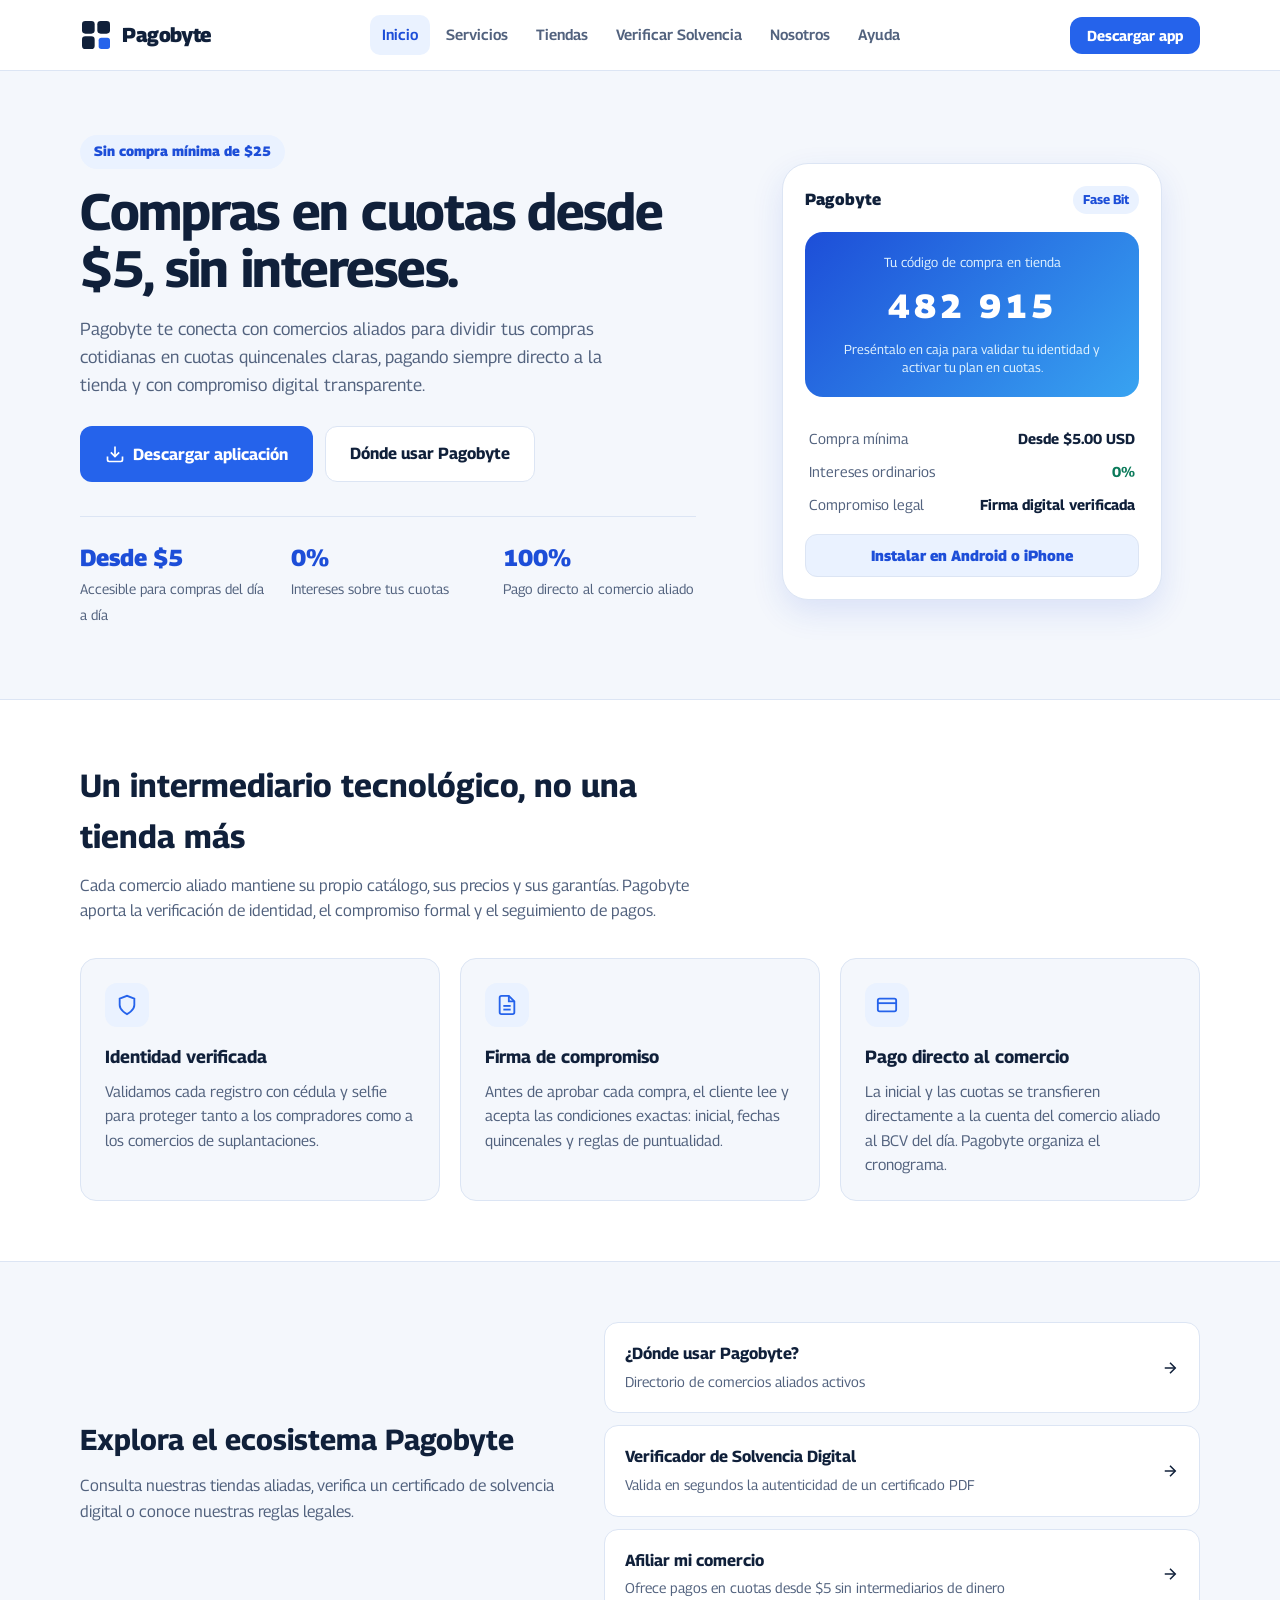
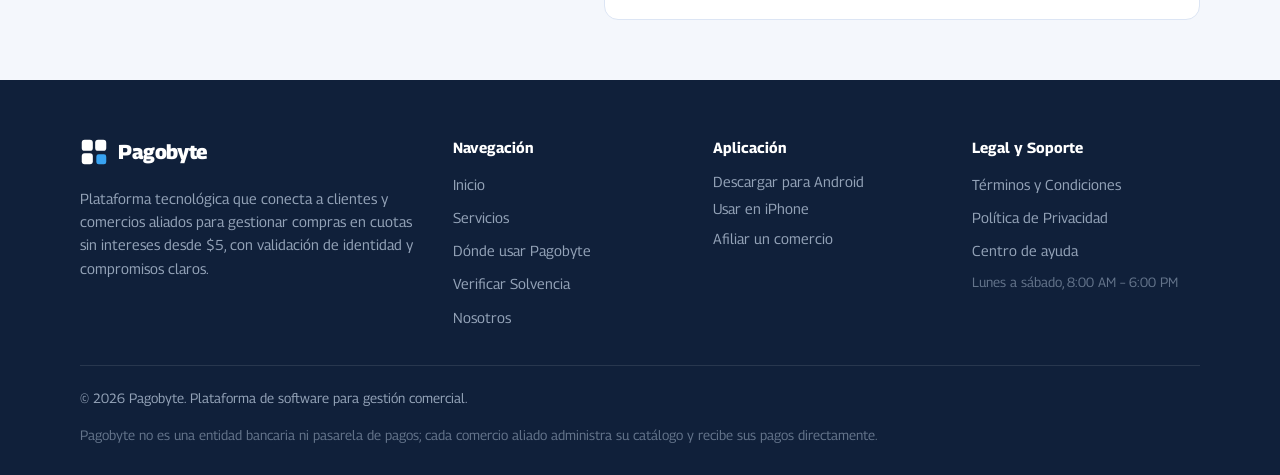
<file: index.html>
<!DOCTYPE html>
<html lang="es">
<head>
  <meta charset="utf-8">
  <meta name="viewport" content="width=device-width, initial-scale=1">
  <meta http-equiv="X-Content-Type-Options" content="nosniff">
  <meta name="referrer" content="strict-origin-when-cross-origin">
  <title>Pagobyte — Compras en cuotas desde $5, sin intereses</title>
  <meta name="description" content="Plataforma tecnológica para gestionar compras en cuotas quincenales sin intereses desde $5 en comercios aliados.">
  <link rel="preconnect" href="https://fonts.googleapis.com">
  <link rel="preconnect" href="https://fonts.gstatic.com" crossorigin>
  <link rel="stylesheet" href="https://fonts.googleapis.com/css2?family=Georama:wght@400;500;600;700;800&display=swap">
  <link rel="stylesheet" href="styles.css">
</head>
<body>
  <header class="site-header">
    <div class="container header-inner">
      <a href="index.html" class="brand" aria-label="Pagobyte Inicio">
        <svg class="brand-mark" width="32" height="32" viewBox="0 0 48 48" aria-hidden="true">
          <rect x="3" y="3" width="19" height="19" rx="5" fill="#10203A"/>
          <rect x="26" y="3" width="19" height="19" rx="5" fill="#10203A"/>
          <rect x="3" y="26" width="19" height="19" rx="5" fill="#10203A"/>
          <rect x="28" y="28" width="17" height="17" rx="4" fill="#2563EB"/>
        </svg>
        <span class="brand-name">Pagobyte</span>
      </a>

      <nav class="site-nav" id="siteNav" aria-label="Navegación principal">
          <a href="index.html" class="nav-link active" aria-current="page">Inicio</a>
          <a href="servicios.html" class="nav-link">Servicios</a>
          <a href="tiendas.html" class="nav-link">Tiendas</a>
          <a href="verificar.html" class="nav-link">Verificar Solvencia</a>
          <a href="nosotros.html" class="nav-link">Nosotros</a>
          <a href="ayuda.html" class="nav-link">Ayuda</a>
      </nav>

      <div class="header-actions">
        <button type="button" class="btn btn-primary btn-sm" data-open-modal="downloadModal">Descargar app</button>
        <button type="button" class="menu-toggle" id="menuToggle" aria-label="Abrir menú" aria-expanded="false" aria-controls="siteNav">
          <svg width="22" height="22" viewBox="0 0 24 24" fill="none" stroke="currentColor" stroke-width="2" stroke-linecap="round">
            <line x1="3" y1="7" x2="21" y2="7"/>
            <line x1="3" y1="12" x2="21" y2="12"/>
            <line x1="3" y1="17" x2="21" y2="17"/>
          </svg>
        </button>
      </div>
    </div>
  </header>

  <main>
    <section class="hero">
      <div class="container hero-grid">
        <div class="hero-copy">
          <span class="hero-pill">Sin compra mínima de $25</span>
          <h1>Compras en cuotas desde $5, sin intereses.</h1>
          <p class="hero-lead">
            Pagobyte te conecta con comercios aliados para dividir tus compras cotidianas en cuotas quincenales claras, pagando siempre directo a la tienda y con compromiso digital transparente.
          </p>

          <div class="hero-cta-group">
            <button type="button" class="btn btn-primary btn-lg" data-open-modal="downloadModal">
              <svg width="20" height="20" viewBox="0 0 24 24" fill="none" stroke="currentColor" stroke-width="2"><path d="M21 15v4a2 2 0 0 1-2 2H5a2 2 0 0 1-2-2v-4"/><polyline points="7 10 12 15 17 10"/><line x1="12" y1="15" x2="12" y2="3"/></svg>
              Descargar aplicación
            </button>
            <a href="tiendas.html" class="btn btn-secondary btn-lg">Dónde usar Pagobyte</a>
          </div>

          <div class="hero-metrics">
            <div class="metric">
              <strong>Desde $5</strong>
              <span>Accesible para compras del día a día</span>
            </div>
            <div class="metric">
              <strong>0%</strong>
              <span>Intereses sobre tus cuotas</span>
            </div>
            <div class="metric">
              <strong>100%</strong>
              <span>Pago directo al comercio aliado</span>
            </div>
          </div>
        </div>

        <div class="hero-visual">
          <div class="phone-frame" aria-label="Vista previa de la aplicación Pagobyte">
            <div class="phone-topbar">
              <span class="phone-brand">Pagobyte</span>
              <span class="phone-phase">Fase Bit</span>
            </div>
            <div class="phone-card">
              <span class="phone-label">Tu código de compra en tienda</span>
              <div class="bytecode-display">482 915</div>
              <span class="phone-hint">Preséntalo en caja para validar tu identidad y activar tu plan en cuotas.</span>
            </div>
            <div class="phone-summary">
              <div class="phone-row">
                <span>Compra mínima</span>
                <strong>Desde $5.00 USD</strong>
              </div>
              <div class="phone-row">
                <span>Intereses ordinarios</span>
                <strong class="text-ok">0%</strong>
              </div>
              <div class="phone-row">
                <span>Compromiso legal</span>
                <strong>Firma digital verificada</strong>
              </div>
            </div>
            <button type="button" class="phone-cta" data-open-modal="downloadModal">Instalar en Android o iPhone</button>
          </div>
        </div>
      </div>
    </section>

    <section class="section section-alt">
      <div class="container">
        <div class="section-head">
          <h2>Un intermediario tecnológico, no una tienda más</h2>
          <p>
            Cada comercio aliado mantiene su propio catálogo, sus precios y sus garantías. Pagobyte aporta la verificación de identidad, el compromiso formal y el seguimiento de pagos.
          </p>
        </div>

        <div class="cards-3">
          <article class="feature-card">
            <div class="icon-box">
              <svg width="22" height="22" viewBox="0 0 24 24" fill="none" stroke="currentColor" stroke-width="2"><path d="M12 22s8-4 8-10V5l-8-3-8 3v7c0 6 8 10 8 10z"/></svg>
            </div>
            <h3>Identidad verificada</h3>
            <p>Validamos cada registro con cédula y selfie para proteger tanto a los compradores como a los comercios de suplantaciones.</p>
          </article>

          <article class="feature-card">
            <div class="icon-box">
              <svg width="22" height="22" viewBox="0 0 24 24" fill="none" stroke="currentColor" stroke-width="2"><path d="M14 2H6a2 2 0 0 0-2 2v16a2 2 0 0 0 2 2h12a2 2 0 0 0 2-2V8z"/><polyline points="14 2 14 8 20 8"/><line x1="16" y1="13" x2="8" y2="13"/><line x1="16" y1="17" x2="8" y2="17"/></svg>
            </div>
            <h3>Firma de compromiso</h3>
            <p>Antes de aprobar cada compra, el cliente lee y acepta las condiciones exactas: inicial, fechas quincenales y reglas de puntualidad.</p>
          </article>

          <article class="feature-card">
            <div class="icon-box">
              <svg width="22" height="22" viewBox="0 0 24 24" fill="none" stroke="currentColor" stroke-width="2"><rect x="2" y="5" width="20" height="14" rx="2"/><line x1="2" y1="10" x2="22" y2="10"/></svg>
            </div>
            <h3>Pago directo al comercio</h3>
            <p>La inicial y las cuotas se transfieren directamente a la cuenta del comercio aliado al BCV del día. Pagobyte organiza el cronograma.</p>
          </article>
        </div>
      </div>
    </section>

    <section class="section">
      <div class="container split-banner">
        <div>
          <h2>Explora el ecosistema Pagobyte</h2>
          <p>Consulta nuestras tiendas aliadas, verifica un certificado de solvencia digital o conoce nuestras reglas legales.</p>
        </div>
        <div class="split-links">
          <a href="tiendas.html" class="quick-link">
            <div>
              <strong>¿Dónde usar Pagobyte?</strong>
              <span>Directorio de comercios aliados activos</span>
            </div>
            <svg width="18" height="18" viewBox="0 0 24 24" fill="none" stroke="currentColor" stroke-width="2"><path d="M5 12h14"/><path d="m12 5 7 7-7 7"/></svg>
          </a>
          <a href="verificar.html" class="quick-link">
            <div>
              <strong>Verificador de Solvencia Digital</strong>
              <span>Valida en segundos la autenticidad de un certificado PDF</span>
            </div>
            <svg width="18" height="18" viewBox="0 0 24 24" fill="none" stroke="currentColor" stroke-width="2"><path d="M5 12h14"/><path d="m12 5 7 7-7 7"/></svg>
          </a>
          <a href="ayuda.html#afiliar-comercio" class="quick-link">
            <div>
              <strong>Afiliar mi comercio</strong>
              <span>Ofrece pagos en cuotas desde $5 sin intermediarios de dinero</span>
            </div>
            <svg width="18" height="18" viewBox="0 0 24 24" fill="none" stroke="currentColor" stroke-width="2"><path d="M5 12h14"/><path d="m12 5 7 7-7 7"/></svg>
          </a>
        </div>
      </div>
    </section>
  </main>

  <footer class="site-footer">
    <div class="container footer-grid">
      <div class="footer-brand">
        <a href="index.html" class="brand">
          <svg class="brand-mark" width="28" height="28" viewBox="0 0 48 48" aria-hidden="true">
            <rect x="3" y="3" width="19" height="19" rx="5" fill="#FFFFFF"/>
            <rect x="26" y="3" width="19" height="19" rx="5" fill="#FFFFFF"/>
            <rect x="3" y="26" width="19" height="19" rx="5" fill="#FFFFFF"/>
            <rect x="28" y="28" width="17" height="17" rx="4" fill="#38A3F1"/>
          </svg>
          <span class="brand-name light">Pagobyte</span>
        </a>
        <p class="footer-desc">
          Plataforma tecnológica que conecta a clientes y comercios aliados para gestionar compras en cuotas sin intereses desde $5, con validación de identidad y compromisos claros.
        </p>
      </div>

      <div class="footer-col">
        <h4>Navegación</h4>
        <a href="index.html">Inicio</a>
        <a href="servicios.html">Servicios</a>
        <a href="tiendas.html">Dónde usar Pagobyte</a>
        <a href="verificar.html">Verificar Solvencia</a>
        <a href="nosotros.html">Nosotros</a>
      </div>

      <div class="footer-col">
        <h4>Aplicación</h4>
        <button type="button" class="footer-link-btn" data-open-modal="downloadModal">Descargar para Android</button>
        <button type="button" class="footer-link-btn" data-open-modal="iphoneModal">Usar en iPhone</button>
        <a href="ayuda.html#afiliar-comercio">Afiliar un comercio</a>
      </div>

      <div class="footer-col">
        <h4>Legal y Soporte</h4>
        <a href="terminos.html">Términos y Condiciones</a>
        <a href="privacidad.html">Política de Privacidad</a>
        <a href="ayuda.html#contacto">Centro de ayuda</a>
        <span class="footer-note">Lunes a sábado, 8:00 AM – 6:00 PM</span>
      </div>
    </div>

    <div class="container footer-bottom">
      <p>&copy; <span id="currentYear">2026</span> Pagobyte. Plataforma de software para gestión comercial.</p>
      <p class="footer-legal-note">Pagobyte no es una entidad bancaria ni pasarela de pagos; cada comercio aliado administra su catálogo y recibe sus pagos directamente.</p>
    </div>
  </footer>

  <!-- Modal Descarga Android / iPhone -->
  <div class="modal-backdrop" id="downloadModal" hidden role="dialog" aria-modal="true" aria-labelledby="downloadModalTitle">
    <div class="modal-card">
      <div class="modal-head">
        <h3 id="downloadModalTitle">Obtén la app de Pagobyte</h3>
        <button type="button" class="modal-close" data-close-modal aria-label="Cerrar ventana">
          <svg width="20" height="20" viewBox="0 0 24 24" fill="none" stroke="currentColor" stroke-width="2"><line x1="18" y1="6" x2="6" y2="18"/><line x1="6" y1="6" x2="18" y2="18"/></svg>
        </button>
      </div>
      <p class="modal-lead">Elige tu dispositivo para instalar la aplicación oficial y gestionar tus compras en cuotas desde $5.</p>

      <div class="store-options">
        <a href="pagobyte.apk" class="store-option" id="apkDownloadBtn">
          <div class="store-icon">
            <svg width="24" height="24" viewBox="0 0 24 24" fill="none" stroke="currentColor" stroke-width="2"><path d="M5 16V9a7 7 0 0 1 14 0v7"/><path d="M3 16h18"/><path d="M8 3l1.5 2.5"/><path d="M16 3l-1.5 2.5"/><circle cx="9.5" cy="10.5" r="0.8" fill="currentColor"/><circle cx="14.5" cy="10.5" r="0.8" fill="currentColor"/></svg>
          </div>
          <div class="store-copy">
            <strong>Android (APK oficial)</strong>
            <span>Instalación directa, liviana y lista para usar.</span>
          </div>
          <svg class="store-arrow" width="18" height="18" viewBox="0 0 24 24" fill="none" stroke="currentColor" stroke-width="2"><path d="M5 12h14"/><path d="m12 5 7 7-7 7"/></svg>
        </a>

        <button type="button" class="store-option" data-switch-modal="iphoneModal">
          <div class="store-icon">
            <svg width="24" height="24" viewBox="0 0 24 24" fill="none" stroke="currentColor" stroke-width="2"><rect x="6" y="2" width="12" height="20" rx="3"/><line x1="12" y1="18" x2="12.01" y2="18"/></svg>
          </div>
          <div class="store-copy">
            <strong>iPhone / iOS (Web App)</strong>
            <span>Agrégala desde Safari a tu pantalla de inicio sin ocupar espacio.</span>
          </div>
          <svg class="store-arrow" width="18" height="18" viewBox="0 0 24 24" fill="none" stroke="currentColor" stroke-width="2"><path d="M5 12h14"/><path d="m12 5 7 7-7 7"/></svg>
        </button>
      </div>
    </div>
  </div>

  <!-- Modal Instrucciones iPhone -->
  <div class="modal-backdrop" id="iphoneModal" hidden role="dialog" aria-modal="true" aria-labelledby="iphoneModalTitle">
    <div class="modal-card">
      <div class="modal-head">
        <h3 id="iphoneModalTitle">Instalar Pagobyte en iPhone</h3>
        <button type="button" class="modal-close" data-close-modal aria-label="Cerrar ventana">
          <svg width="20" height="20" viewBox="0 0 24 24" fill="none" stroke="currentColor" stroke-width="2"><line x1="18" y1="6" x2="6" y2="18"/><line x1="6" y1="6" x2="18" y2="18"/></svg>
        </button>
      </div>
      <p class="modal-lead">Puedes usar la aplicación completa en tu iPhone en menos de 30 segundos:</p>
      <ol class="step-list">
        <li>Abre el enlace de la app web de Pagobyte desde <strong>Safari</strong>.</li>
        <li>Toca el botón <strong>Compartir</strong> en la barra inferior de Safari.</li>
        <li>Selecciona <strong>"Agregar a pantalla de inicio"</strong> y pulsa <strong>Agregar</strong>.</li>
      </ol>
      <div class="modal-actions">
        <a href="./app/" class="btn btn-primary" id="iphoneWebBtn" style="width:100%; justify-content:center;">Abrir versión web para iPhone</a>
      </div>
    </div>
  </div>

  <div class="toast" id="toast" role="status" aria-live="polite" hidden></div>

  <script src="app.js"></script>
</body>
</html>
</file>
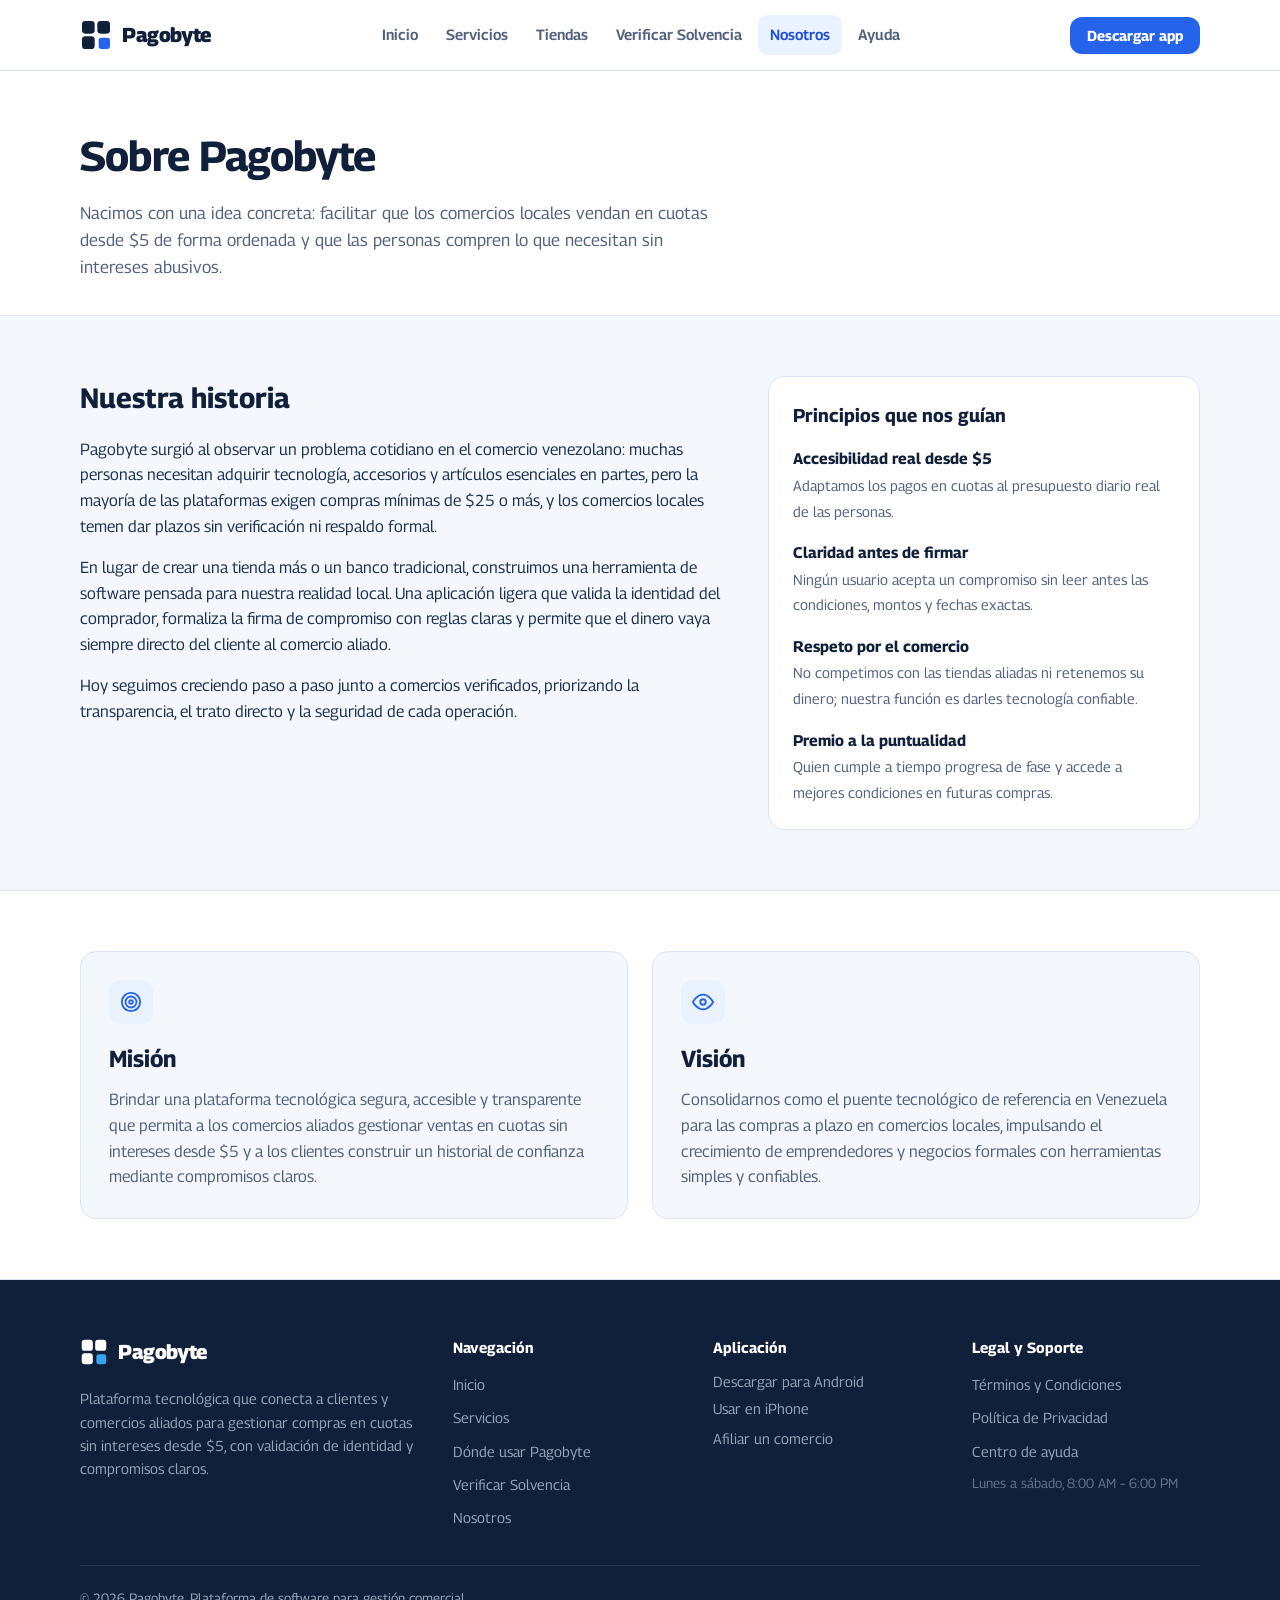
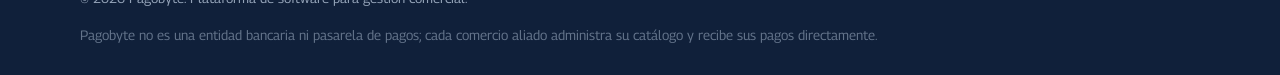
<file: nosotros.html>
<!DOCTYPE html>
<html lang="es">
<head>
  <meta charset="utf-8">
  <meta name="viewport" content="width=device-width, initial-scale=1">
  <meta http-equiv="X-Content-Type-Options" content="nosniff">
  <meta name="referrer" content="strict-origin-when-cross-origin">
  <title>Nosotros — Pagobyte</title>
  <meta name="description" content="Historia, misión, visión y principios de Pagobyte.">
  <link rel="preconnect" href="https://fonts.googleapis.com">
  <link rel="preconnect" href="https://fonts.gstatic.com" crossorigin>
  <link rel="stylesheet" href="https://fonts.googleapis.com/css2?family=Georama:wght@400;500;600;700;800&display=swap">
  <link rel="stylesheet" href="styles.css">
</head>
<body>
  <header class="site-header">
    <div class="container header-inner">
      <a href="index.html" class="brand" aria-label="Pagobyte Inicio">
        <svg class="brand-mark" width="32" height="32" viewBox="0 0 48 48" aria-hidden="true">
          <rect x="3" y="3" width="19" height="19" rx="5" fill="#10203A"/>
          <rect x="26" y="3" width="19" height="19" rx="5" fill="#10203A"/>
          <rect x="3" y="26" width="19" height="19" rx="5" fill="#10203A"/>
          <rect x="28" y="28" width="17" height="17" rx="4" fill="#2563EB"/>
        </svg>
        <span class="brand-name">Pagobyte</span>
      </a>

      <nav class="site-nav" id="siteNav" aria-label="Navegación principal">
          <a href="index.html" class="nav-link">Inicio</a>
          <a href="servicios.html" class="nav-link">Servicios</a>
          <a href="tiendas.html" class="nav-link">Tiendas</a>
          <a href="verificar.html" class="nav-link">Verificar Solvencia</a>
          <a href="nosotros.html" class="nav-link active" aria-current="page">Nosotros</a>
          <a href="ayuda.html" class="nav-link">Ayuda</a>
      </nav>

      <div class="header-actions">
        <button type="button" class="btn btn-primary btn-sm" data-open-modal="downloadModal">Descargar app</button>
        <button type="button" class="menu-toggle" id="menuToggle" aria-label="Abrir menú" aria-expanded="false" aria-controls="siteNav">
          <svg width="22" height="22" viewBox="0 0 24 24" fill="none" stroke="currentColor" stroke-width="2" stroke-linecap="round">
            <line x1="3" y1="7" x2="21" y2="7"/>
            <line x1="3" y1="12" x2="21" y2="12"/>
            <line x1="3" y1="17" x2="21" y2="17"/>
          </svg>
        </button>
      </div>
    </div>
  </header>

  <main>
    <section class="page-hero">
      <div class="container">
        <h1>Sobre Pagobyte</h1>
        <p class="page-lead">
          Nacimos con una idea concreta: facilitar que los comercios locales vendan en cuotas desde $5 de forma ordenada y que las personas compren lo que necesitan sin intereses abusivos.
        </p>
      </div>
    </section>

    <section class="section">
      <div class="container story-grid">
        <div class="story-content">
          <h2>Nuestra historia</h2>
          <p>
            Pagobyte surgió al observar un problema cotidiano en el comercio venezolano: muchas personas necesitan adquirir tecnología, accesorios y artículos esenciales en partes, pero la mayoría de las plataformas exigen compras mínimas de $25 o más, y los comercios locales temen dar plazos sin verificación ni respaldo formal.
          </p>
          <p>
            En lugar de crear una tienda más o un banco tradicional, construimos una herramienta de software pensada para nuestra realidad local. Una aplicación ligera que valida la identidad del comprador, formaliza la firma de compromiso con reglas claras y permite que el dinero vaya siempre directo del cliente al comercio aliado.
          </p>
          <p>
            Hoy seguimos creciendo paso a paso junto a comercios verificados, priorizando la transparencia, el trato directo y la seguridad de cada operación.
          </p>
        </div>

        <aside class="story-panel">
          <h3>Principios que nos guían</h3>
          <ul class="principles-list">
            <li>
              <strong>Accesibilidad real desde $5</strong>
              <span>Adaptamos los pagos en cuotas al presupuesto diario real de las personas.</span>
            </li>
            <li>
              <strong>Claridad antes de firmar</strong>
              <span>Ningún usuario acepta un compromiso sin leer antes las condiciones, montos y fechas exactas.</span>
            </li>
            <li>
              <strong>Respeto por el comercio</strong>
              <span>No competimos con las tiendas aliadas ni retenemos su dinero; nuestra función es darles tecnología confiable.</span>
            </li>
            <li>
              <strong>Premio a la puntualidad</strong>
              <span>Quien cumple a tiempo progresa de fase y accede a mejores condiciones en futuras compras.</span>
            </li>
          </ul>
        </aside>
      </div>
    </section>

    <section class="section section-alt">
      <div class="container mv-grid">
        <article class="mv-card">
          <div class="icon-box">
            <svg width="22" height="22" viewBox="0 0 24 24" fill="none" stroke="currentColor" stroke-width="2"><circle cx="12" cy="12" r="10"/><circle cx="12" cy="12" r="6"/><circle cx="12" cy="12" r="2"/></svg>
          </div>
          <h2>Misión</h2>
          <p>
            Brindar una plataforma tecnológica segura, accesible y transparente que permita a los comercios aliados gestionar ventas en cuotas sin intereses desde $5 y a los clientes construir un historial de confianza mediante compromisos claros.
          </p>
        </article>

        <article class="mv-card">
          <div class="icon-box">
            <svg width="22" height="22" viewBox="0 0 24 24" fill="none" stroke="currentColor" stroke-width="2"><path d="M1 12s4-8 11-8 11 8 11 8-4 8-11 8-11-8-11-8z"/><circle cx="12" cy="12" r="3"/></svg>
          </div>
          <h2>Visión</h2>
          <p>
            Consolidarnos como el puente tecnológico de referencia en Venezuela para las compras a plazo en comercios locales, impulsando el crecimiento de emprendedores y negocios formales con herramientas simples y confiables.
          </p>
        </article>
      </div>
    </section>
  </main>

  <footer class="site-footer">
    <div class="container footer-grid">
      <div class="footer-brand">
        <a href="index.html" class="brand">
          <svg class="brand-mark" width="28" height="28" viewBox="0 0 48 48" aria-hidden="true">
            <rect x="3" y="3" width="19" height="19" rx="5" fill="#FFFFFF"/>
            <rect x="26" y="3" width="19" height="19" rx="5" fill="#FFFFFF"/>
            <rect x="3" y="26" width="19" height="19" rx="5" fill="#FFFFFF"/>
            <rect x="28" y="28" width="17" height="17" rx="4" fill="#38A3F1"/>
          </svg>
          <span class="brand-name light">Pagobyte</span>
        </a>
        <p class="footer-desc">
          Plataforma tecnológica que conecta a clientes y comercios aliados para gestionar compras en cuotas sin intereses desde $5, con validación de identidad y compromisos claros.
        </p>
      </div>

      <div class="footer-col">
        <h4>Navegación</h4>
        <a href="index.html">Inicio</a>
        <a href="servicios.html">Servicios</a>
        <a href="tiendas.html">Dónde usar Pagobyte</a>
        <a href="verificar.html">Verificar Solvencia</a>
        <a href="nosotros.html">Nosotros</a>
      </div>

      <div class="footer-col">
        <h4>Aplicación</h4>
        <button type="button" class="footer-link-btn" data-open-modal="downloadModal">Descargar para Android</button>
        <button type="button" class="footer-link-btn" data-open-modal="iphoneModal">Usar en iPhone</button>
        <a href="ayuda.html#afiliar-comercio">Afiliar un comercio</a>
      </div>

      <div class="footer-col">
        <h4>Legal y Soporte</h4>
        <a href="terminos.html">Términos y Condiciones</a>
        <a href="privacidad.html">Política de Privacidad</a>
        <a href="ayuda.html#contacto">Centro de ayuda</a>
        <span class="footer-note">Lunes a sábado, 8:00 AM – 6:00 PM</span>
      </div>
    </div>

    <div class="container footer-bottom">
      <p>&copy; <span id="currentYear">2026</span> Pagobyte. Plataforma de software para gestión comercial.</p>
      <p class="footer-legal-note">Pagobyte no es una entidad bancaria ni pasarela de pagos; cada comercio aliado administra su catálogo y recibe sus pagos directamente.</p>
    </div>
  </footer>

  <!-- Modal Descarga Android / iPhone -->
  <div class="modal-backdrop" id="downloadModal" hidden role="dialog" aria-modal="true" aria-labelledby="downloadModalTitle">
    <div class="modal-card">
      <div class="modal-head">
        <h3 id="downloadModalTitle">Obtén la app de Pagobyte</h3>
        <button type="button" class="modal-close" data-close-modal aria-label="Cerrar ventana">
          <svg width="20" height="20" viewBox="0 0 24 24" fill="none" stroke="currentColor" stroke-width="2"><line x1="18" y1="6" x2="6" y2="18"/><line x1="6" y1="6" x2="18" y2="18"/></svg>
        </button>
      </div>
      <p class="modal-lead">Elige tu dispositivo para instalar la aplicación oficial y gestionar tus compras en cuotas desde $5.</p>

      <div class="store-options">
        <a href="./pagobyte.apk" class="store-option" id="apkDownloadBtn">
          <div class="store-icon">
            <svg width="24" height="24" viewBox="0 0 24 24" fill="none" stroke="currentColor" stroke-width="2"><path d="M5 16V9a7 7 0 0 1 14 0v7"/><path d="M3 16h18"/><path d="M8 3l1.5 2.5"/><path d="M16 3l-1.5 2.5"/><circle cx="9.5" cy="10.5" r="0.8" fill="currentColor"/><circle cx="14.5" cy="10.5" r="0.8" fill="currentColor"/></svg>
          </div>
          <div class="store-copy">
            <strong>Android (APK oficial)</strong>
            <span>Instalación directa, liviana y lista para usar.</span>
          </div>
          <svg class="store-arrow" width="18" height="18" viewBox="0 0 24 24" fill="none" stroke="currentColor" stroke-width="2"><path d="M5 12h14"/><path d="m12 5 7 7-7 7"/></svg>
        </a>

        <button type="button" class="store-option" data-switch-modal="iphoneModal">
          <div class="store-icon">
            <svg width="24" height="24" viewBox="0 0 24 24" fill="none" stroke="currentColor" stroke-width="2"><rect x="6" y="2" width="12" height="20" rx="3"/><line x1="12" y1="18" x2="12.01" y2="18"/></svg>
          </div>
          <div class="store-copy">
            <strong>iPhone / iOS (Web App)</strong>
            <span>Agrégala desde Safari a tu pantalla de inicio sin ocupar espacio.</span>
          </div>
          <svg class="store-arrow" width="18" height="18" viewBox="0 0 24 24" fill="none" stroke="currentColor" stroke-width="2"><path d="M5 12h14"/><path d="m12 5 7 7-7 7"/></svg>
        </button>
      </div>
    </div>
  </div>

  <!-- Modal Instrucciones iPhone -->
  <div class="modal-backdrop" id="iphoneModal" hidden role="dialog" aria-modal="true" aria-labelledby="iphoneModalTitle">
    <div class="modal-card">
      <div class="modal-head">
        <h3 id="iphoneModalTitle">Instalar Pagobyte en iPhone</h3>
        <button type="button" class="modal-close" data-close-modal aria-label="Cerrar ventana">
          <svg width="20" height="20" viewBox="0 0 24 24" fill="none" stroke="currentColor" stroke-width="2"><line x1="18" y1="6" x2="6" y2="18"/><line x1="6" y1="6" x2="18" y2="18"/></svg>
        </button>
      </div>
      <p class="modal-lead">Puedes usar la aplicación completa en tu iPhone en menos de 30 segundos:</p>
      <ol class="step-list">
        <li>Abre el enlace de la app web de Pagobyte desde <strong>Safari</strong>.</li>
        <li>Toca el botón <strong>Compartir</strong> en la barra inferior de Safari.</li>
        <li>Selecciona <strong>"Agregar a pantalla de inicio"</strong> y pulsa <strong>Agregar</strong>.</li>
      </ol>
      <div class="modal-actions">
        <a href="./app/" class="btn btn-primary" id="iphoneWebBtn" style="width:100%; justify-content:center;">Abrir versión web para iPhone</a>
      </div>
    </div>
  </div>

  <div class="toast" id="toast" role="status" aria-live="polite" hidden></div>

  <script src="app.js"></script>
</body>
</html>
</file>
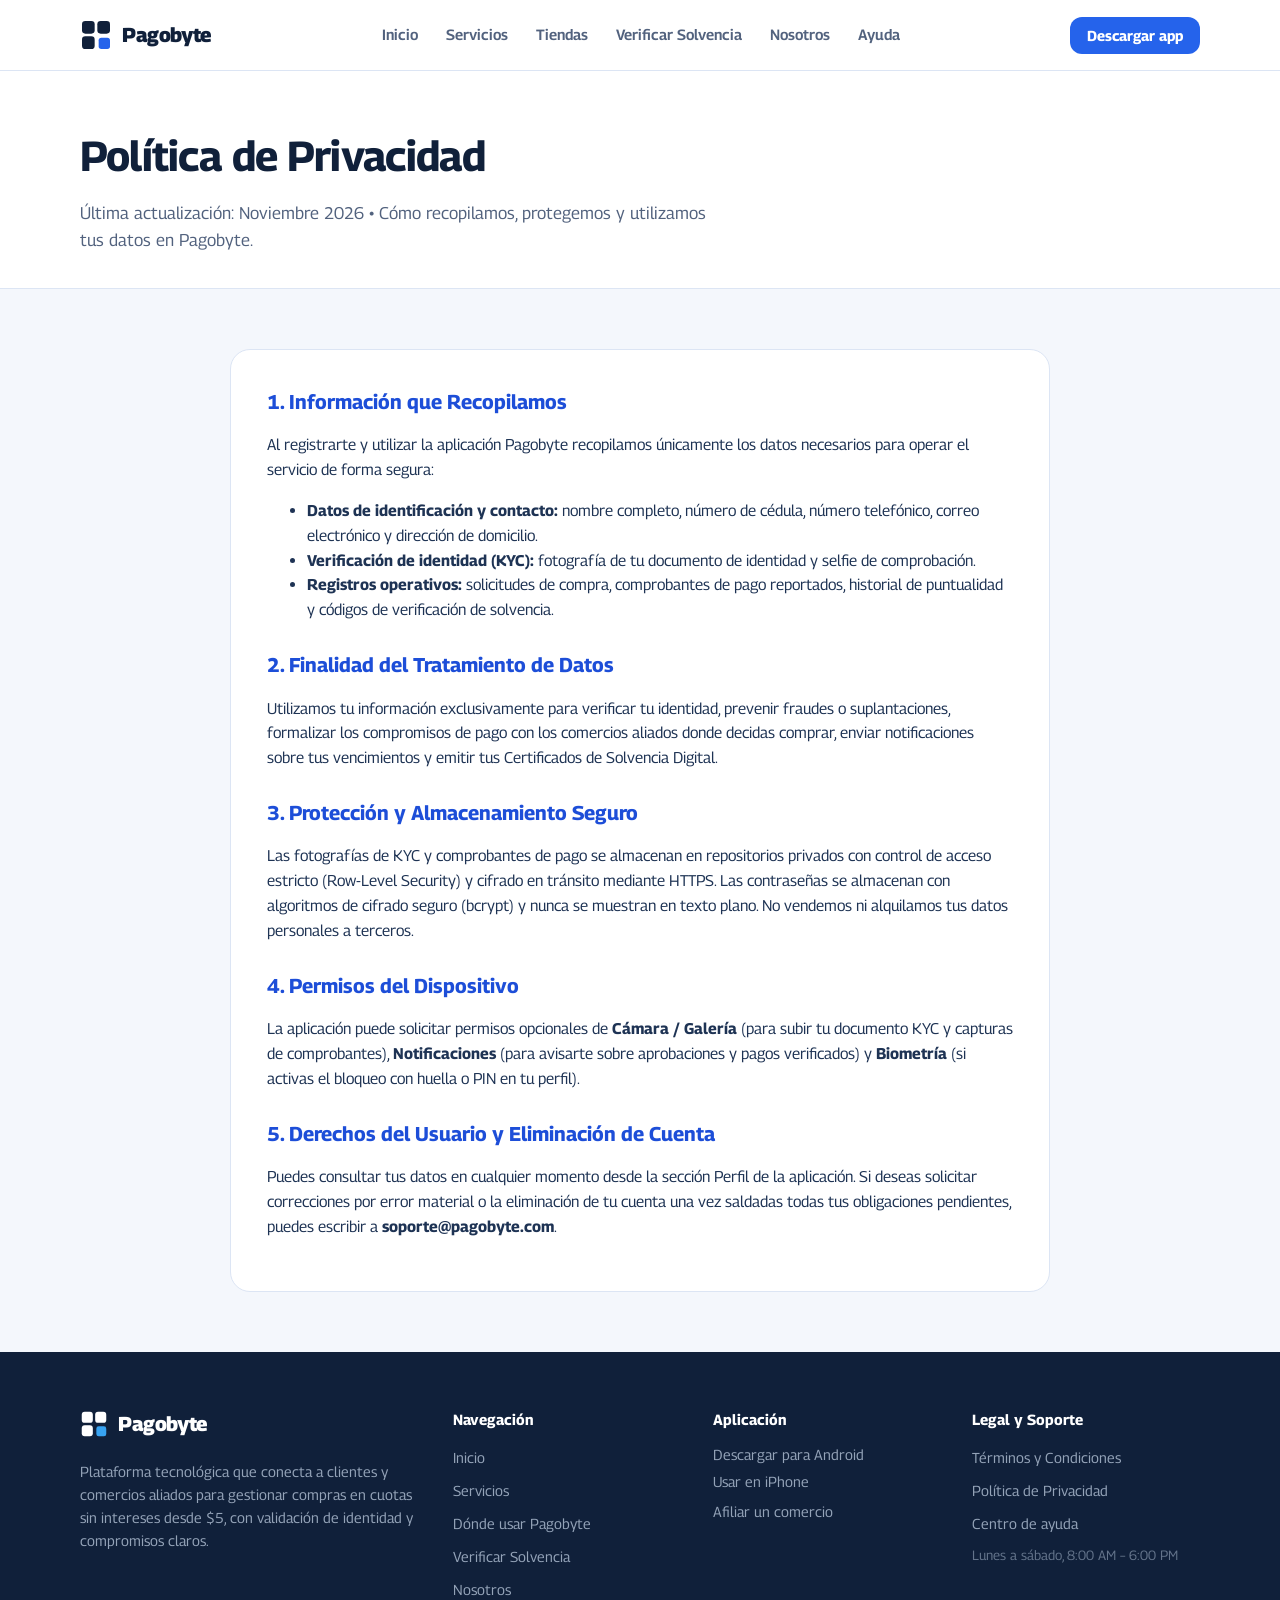
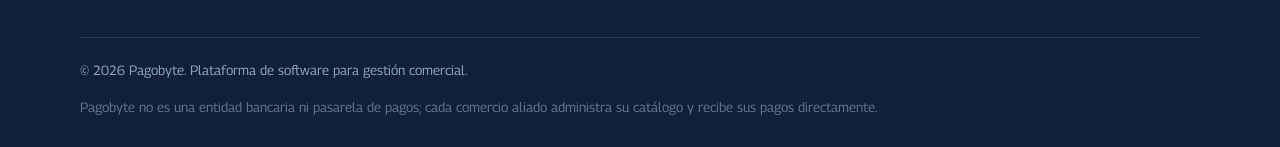
<file: privacidad.html>
<!DOCTYPE html>
<html lang="es">
<head>
  <meta charset="utf-8">
  <meta name="viewport" content="width=device-width, initial-scale=1">
  <meta http-equiv="X-Content-Type-Options" content="nosniff">
  <meta name="referrer" content="strict-origin-when-cross-origin">
  <title>Política de Privacidad — Pagobyte</title>
  <meta name="description" content="Política de privacidad y tratamiento de datos personales de Pagobyte.">
  <link rel="preconnect" href="https://fonts.googleapis.com">
  <link rel="preconnect" href="https://fonts.gstatic.com" crossorigin>
  <link rel="stylesheet" href="https://fonts.googleapis.com/css2?family=Georama:wght@400;500;600;700;800&display=swap">
  <link rel="stylesheet" href="styles.css">
</head>
<body>
  <header class="site-header">
    <div class="container header-inner">
      <a href="index.html" class="brand" aria-label="Pagobyte Inicio">
        <svg class="brand-mark" width="32" height="32" viewBox="0 0 48 48" aria-hidden="true">
          <rect x="3" y="3" width="19" height="19" rx="5" fill="#10203A"/>
          <rect x="26" y="3" width="19" height="19" rx="5" fill="#10203A"/>
          <rect x="3" y="26" width="19" height="19" rx="5" fill="#10203A"/>
          <rect x="28" y="28" width="17" height="17" rx="4" fill="#2563EB"/>
        </svg>
        <span class="brand-name">Pagobyte</span>
      </a>

      <nav class="site-nav" id="siteNav" aria-label="Navegación principal">
          <a href="index.html" class="nav-link">Inicio</a>
          <a href="servicios.html" class="nav-link">Servicios</a>
          <a href="tiendas.html" class="nav-link">Tiendas</a>
          <a href="verificar.html" class="nav-link">Verificar Solvencia</a>
          <a href="nosotros.html" class="nav-link">Nosotros</a>
          <a href="ayuda.html" class="nav-link">Ayuda</a>
      </nav>

      <div class="header-actions">
        <button type="button" class="btn btn-primary btn-sm" data-open-modal="downloadModal">Descargar app</button>
        <button type="button" class="menu-toggle" id="menuToggle" aria-label="Abrir menú" aria-expanded="false" aria-controls="siteNav">
          <svg width="22" height="22" viewBox="0 0 24 24" fill="none" stroke="currentColor" stroke-width="2" stroke-linecap="round">
            <line x1="3" y1="7" x2="21" y2="7"/>
            <line x1="3" y1="12" x2="21" y2="12"/>
            <line x1="3" y1="17" x2="21" y2="17"/>
          </svg>
        </button>
      </div>
    </div>
  </header>

  <main>
    <section class="page-hero">
      <div class="container">
        <h1>Política de Privacidad</h1>
        <p class="page-lead">Última actualización: Noviembre 2026 • Cómo recopilamos, protegemos y utilizamos tus datos en Pagobyte.</p>
      </div>
    </section>

    <section class="section">
      <div class="container legal-doc">
        <h2>1. Información que Recopilamos</h2>
        <p>Al registrarte y utilizar la aplicación Pagobyte recopilamos únicamente los datos necesarios para operar el servicio de forma segura:</p>
        <ul>
          <li><strong>Datos de identificación y contacto:</strong> nombre completo, número de cédula, número telefónico, correo electrónico y dirección de domicilio.</li>
          <li><strong>Verificación de identidad (KYC):</strong> fotografía de tu documento de identidad y selfie de comprobación.</li>
          <li><strong>Registros operativos:</strong> solicitudes de compra, comprobantes de pago reportados, historial de puntualidad y códigos de verificación de solvencia.</li>
        </ul>

        <h2>2. Finalidad del Tratamiento de Datos</h2>
        <p>Utilizamos tu información exclusivamente para verificar tu identidad, prevenir fraudes o suplantaciones, formalizar los compromisos de pago con los comercios aliados donde decidas comprar, enviar notificaciones sobre tus vencimientos y emitir tus Certificados de Solvencia Digital.</p>

        <h2>3. Protección y Almacenamiento Seguro</h2>
        <p>Las fotografías de KYC y comprobantes de pago se almacenan en repositorios privados con control de acceso estricto (Row-Level Security) y cifrado en tránsito mediante HTTPS. Las contraseñas se almacenan con algoritmos de cifrado seguro (bcrypt) y nunca se muestran en texto plano. No vendemos ni alquilamos tus datos personales a terceros.</p>

        <h2>4. Permisos del Dispositivo</h2>
        <p>La aplicación puede solicitar permisos opcionales de <strong>Cámara / Galería</strong> (para subir tu documento KYC y capturas de comprobantes), <strong>Notificaciones</strong> (para avisarte sobre aprobaciones y pagos verificados) y <strong>Biometría</strong> (si activas el bloqueo con huella o PIN en tu perfil).</p>

        <h2>5. Derechos del Usuario y Eliminación de Cuenta</h2>
        <p>Puedes consultar tus datos en cualquier momento desde la sección Perfil de la aplicación. Si deseas solicitar correcciones por error material o la eliminación de tu cuenta una vez saldadas todas tus obligaciones pendientes, puedes escribir a <strong>soporte@pagobyte.com</strong>.</p>
      </div>
    </section>
  </main>

  <footer class="site-footer">
    <div class="container footer-grid">
      <div class="footer-brand">
        <a href="index.html" class="brand">
          <svg class="brand-mark" width="28" height="28" viewBox="0 0 48 48" aria-hidden="true">
            <rect x="3" y="3" width="19" height="19" rx="5" fill="#FFFFFF"/>
            <rect x="26" y="3" width="19" height="19" rx="5" fill="#FFFFFF"/>
            <rect x="3" y="26" width="19" height="19" rx="5" fill="#FFFFFF"/>
            <rect x="28" y="28" width="17" height="17" rx="4" fill="#38A3F1"/>
          </svg>
          <span class="brand-name light">Pagobyte</span>
        </a>
        <p class="footer-desc">
          Plataforma tecnológica que conecta a clientes y comercios aliados para gestionar compras en cuotas sin intereses desde $5, con validación de identidad y compromisos claros.
        </p>
      </div>

      <div class="footer-col">
        <h4>Navegación</h4>
        <a href="index.html">Inicio</a>
        <a href="servicios.html">Servicios</a>
        <a href="tiendas.html">Dónde usar Pagobyte</a>
        <a href="verificar.html">Verificar Solvencia</a>
        <a href="nosotros.html">Nosotros</a>
      </div>

      <div class="footer-col">
        <h4>Aplicación</h4>
        <button type="button" class="footer-link-btn" data-open-modal="downloadModal">Descargar para Android</button>
        <button type="button" class="footer-link-btn" data-open-modal="iphoneModal">Usar en iPhone</button>
        <a href="ayuda.html#afiliar-comercio">Afiliar un comercio</a>
      </div>

      <div class="footer-col">
        <h4>Legal y Soporte</h4>
        <a href="terminos.html">Términos y Condiciones</a>
        <a href="privacidad.html">Política de Privacidad</a>
        <a href="ayuda.html#contacto">Centro de ayuda</a>
        <span class="footer-note">Lunes a sábado, 8:00 AM – 6:00 PM</span>
      </div>
    </div>

    <div class="container footer-bottom">
      <p>&copy; <span id="currentYear">2026</span> Pagobyte. Plataforma de software para gestión comercial.</p>
      <p class="footer-legal-note">Pagobyte no es una entidad bancaria ni pasarela de pagos; cada comercio aliado administra su catálogo y recibe sus pagos directamente.</p>
    </div>
  </footer>

  <!-- Modal Descarga Android / iPhone -->
  <div class="modal-backdrop" id="downloadModal" hidden role="dialog" aria-modal="true" aria-labelledby="downloadModalTitle">
    <div class="modal-card">
      <div class="modal-head">
        <h3 id="downloadModalTitle">Obtén la app de Pagobyte</h3>
        <button type="button" class="modal-close" data-close-modal aria-label="Cerrar ventana">
          <svg width="20" height="20" viewBox="0 0 24 24" fill="none" stroke="currentColor" stroke-width="2"><line x1="18" y1="6" x2="6" y2="18"/><line x1="6" y1="6" x2="18" y2="18"/></svg>
        </button>
      </div>
      <p class="modal-lead">Elige tu dispositivo para instalar la aplicación oficial y gestionar tus compras en cuotas desde $5.</p>

      <div class="store-options">
        <a href="./pagobyte.apk" class="store-option" id="apkDownloadBtn">
          <div class="store-icon">
            <svg width="24" height="24" viewBox="0 0 24 24" fill="none" stroke="currentColor" stroke-width="2"><path d="M5 16V9a7 7 0 0 1 14 0v7"/><path d="M3 16h18"/><path d="M8 3l1.5 2.5"/><path d="M16 3l-1.5 2.5"/><circle cx="9.5" cy="10.5" r="0.8" fill="currentColor"/><circle cx="14.5" cy="10.5" r="0.8" fill="currentColor"/></svg>
          </div>
          <div class="store-copy">
            <strong>Android (APK oficial)</strong>
            <span>Instalación directa, liviana y lista para usar.</span>
          </div>
          <svg class="store-arrow" width="18" height="18" viewBox="0 0 24 24" fill="none" stroke="currentColor" stroke-width="2"><path d="M5 12h14"/><path d="m12 5 7 7-7 7"/></svg>
        </a>

        <button type="button" class="store-option" data-switch-modal="iphoneModal">
          <div class="store-icon">
            <svg width="24" height="24" viewBox="0 0 24 24" fill="none" stroke="currentColor" stroke-width="2"><rect x="6" y="2" width="12" height="20" rx="3"/><line x1="12" y1="18" x2="12.01" y2="18"/></svg>
          </div>
          <div class="store-copy">
            <strong>iPhone / iOS (Web App)</strong>
            <span>Agrégala desde Safari a tu pantalla de inicio sin ocupar espacio.</span>
          </div>
          <svg class="store-arrow" width="18" height="18" viewBox="0 0 24 24" fill="none" stroke="currentColor" stroke-width="2"><path d="M5 12h14"/><path d="m12 5 7 7-7 7"/></svg>
        </button>
      </div>
    </div>
  </div>

  <!-- Modal Instrucciones iPhone -->
  <div class="modal-backdrop" id="iphoneModal" hidden role="dialog" aria-modal="true" aria-labelledby="iphoneModalTitle">
    <div class="modal-card">
      <div class="modal-head">
        <h3 id="iphoneModalTitle">Instalar Pagobyte en iPhone</h3>
        <button type="button" class="modal-close" data-close-modal aria-label="Cerrar ventana">
          <svg width="20" height="20" viewBox="0 0 24 24" fill="none" stroke="currentColor" stroke-width="2"><line x1="18" y1="6" x2="6" y2="18"/><line x1="6" y1="6" x2="18" y2="18"/></svg>
        </button>
      </div>
      <p class="modal-lead">Puedes usar la aplicación completa en tu iPhone en menos de 30 segundos:</p>
      <ol class="step-list">
        <li>Abre el enlace de la app web de Pagobyte desde <strong>Safari</strong>.</li>
        <li>Toca el botón <strong>Compartir</strong> en la barra inferior de Safari.</li>
        <li>Selecciona <strong>"Agregar a pantalla de inicio"</strong> y pulsa <strong>Agregar</strong>.</li>
      </ol>
      <div class="modal-actions">
        <a href="./app/" class="btn btn-primary" id="iphoneWebBtn" style="width:100%; justify-content:center;">Abrir versión web para iPhone</a>
      </div>
    </div>
  </div>

  <div class="toast" id="toast" role="status" aria-live="polite" hidden></div>

  <script src="app.js"></script>
</body>
</html>
</file>
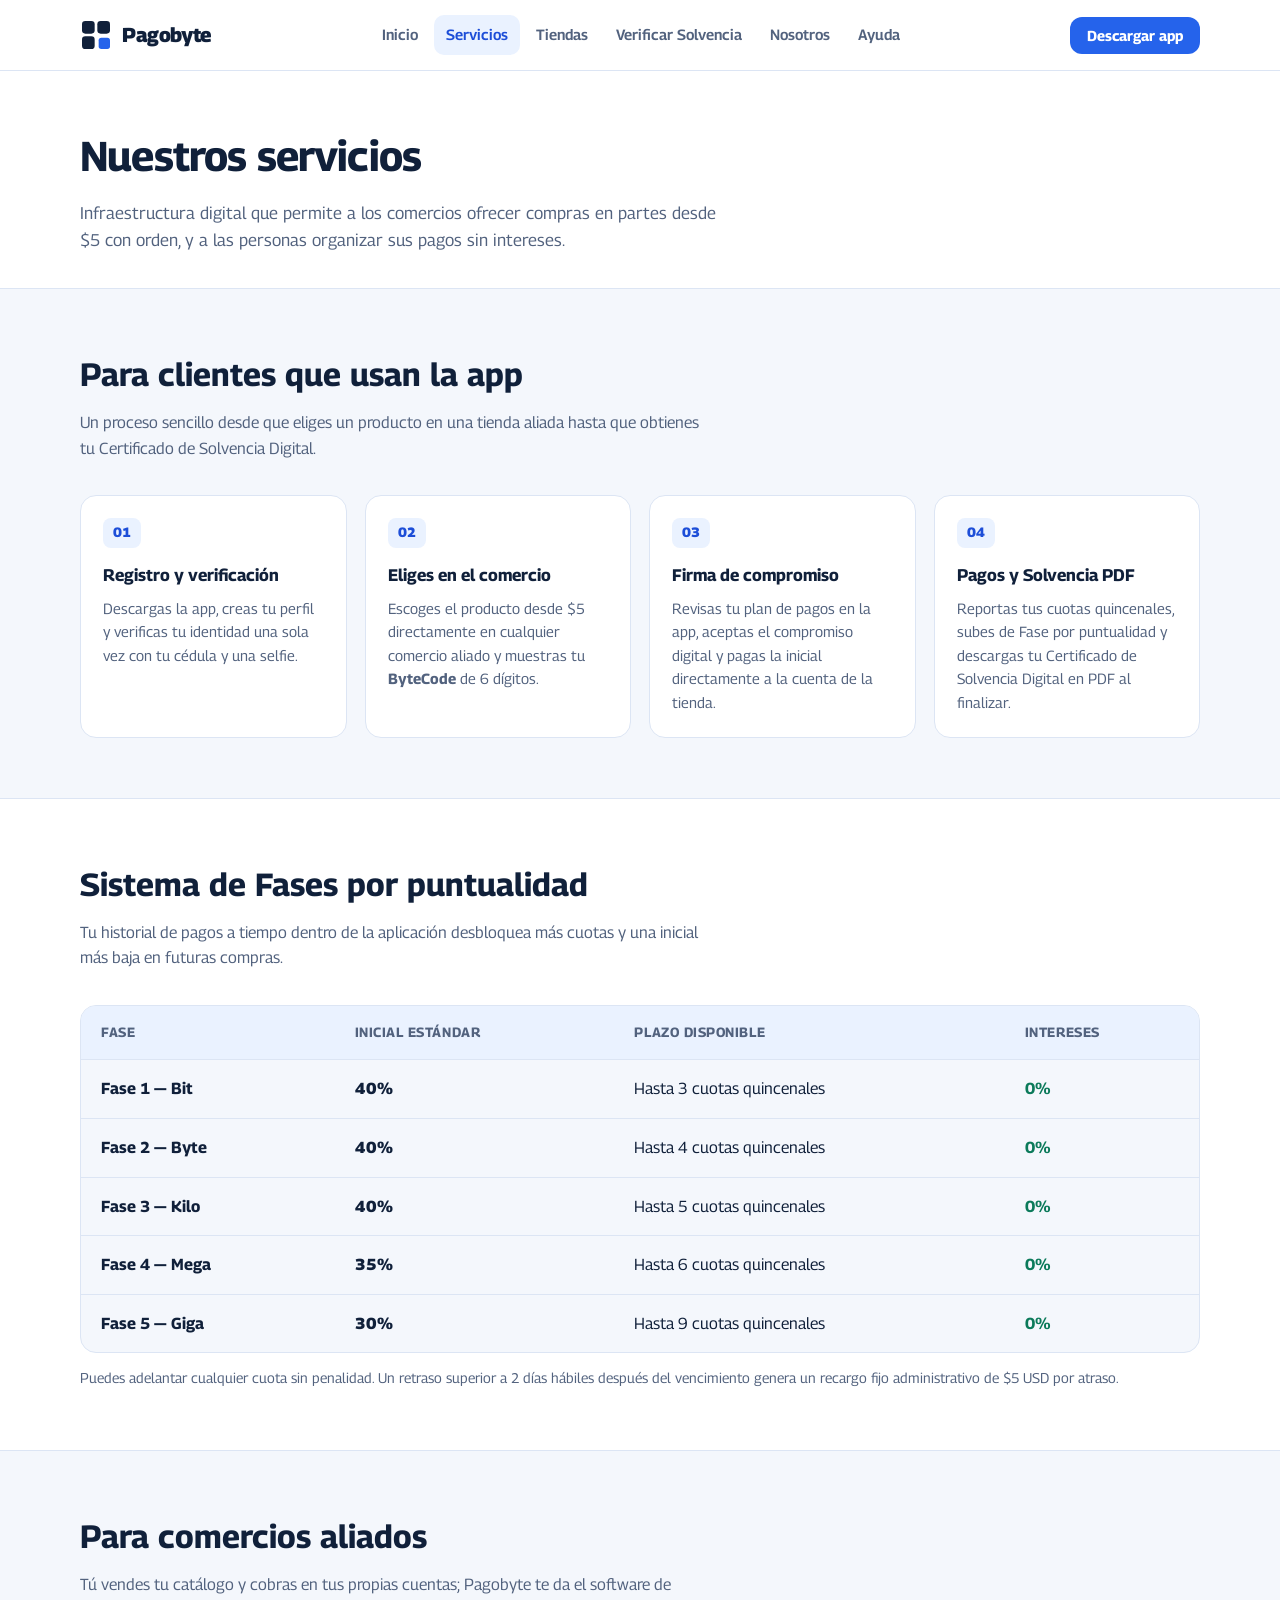
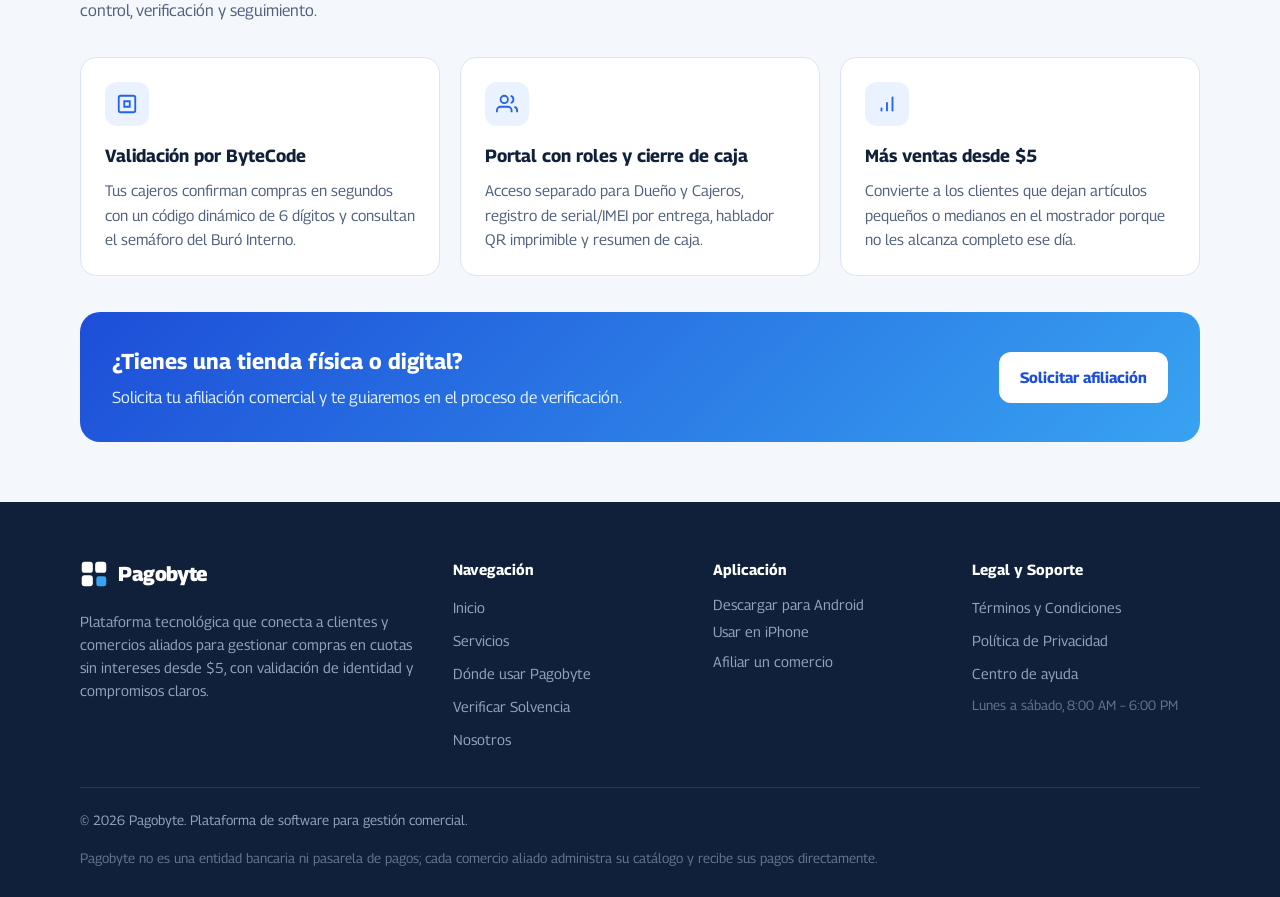
<file: servicios.html>
<!DOCTYPE html>
<html lang="es">
<head>
  <meta charset="utf-8">
  <meta name="viewport" content="width=device-width, initial-scale=1">
  <meta http-equiv="X-Content-Type-Options" content="nosniff">
  <meta name="referrer" content="strict-origin-when-cross-origin">
  <title>Servicios — Pagobyte</title>
  <meta name="description" content="Cómo funciona Pagobyte para clientes y comercios aliados: fases, ByteCode y compromiso digital.">
  <link rel="preconnect" href="https://fonts.googleapis.com">
  <link rel="preconnect" href="https://fonts.gstatic.com" crossorigin>
  <link rel="stylesheet" href="https://fonts.googleapis.com/css2?family=Georama:wght@400;500;600;700;800&display=swap">
  <link rel="stylesheet" href="styles.css">
</head>
<body>
  <header class="site-header">
    <div class="container header-inner">
      <a href="index.html" class="brand" aria-label="Pagobyte Inicio">
        <svg class="brand-mark" width="32" height="32" viewBox="0 0 48 48" aria-hidden="true">
          <rect x="3" y="3" width="19" height="19" rx="5" fill="#10203A"/>
          <rect x="26" y="3" width="19" height="19" rx="5" fill="#10203A"/>
          <rect x="3" y="26" width="19" height="19" rx="5" fill="#10203A"/>
          <rect x="28" y="28" width="17" height="17" rx="4" fill="#2563EB"/>
        </svg>
        <span class="brand-name">Pagobyte</span>
      </a>

      <nav class="site-nav" id="siteNav" aria-label="Navegación principal">
          <a href="index.html" class="nav-link">Inicio</a>
          <a href="servicios.html" class="nav-link active" aria-current="page">Servicios</a>
          <a href="tiendas.html" class="nav-link">Tiendas</a>
          <a href="verificar.html" class="nav-link">Verificar Solvencia</a>
          <a href="nosotros.html" class="nav-link">Nosotros</a>
          <a href="ayuda.html" class="nav-link">Ayuda</a>
      </nav>

      <div class="header-actions">
        <button type="button" class="btn btn-primary btn-sm" data-open-modal="downloadModal">Descargar app</button>
        <button type="button" class="menu-toggle" id="menuToggle" aria-label="Abrir menú" aria-expanded="false" aria-controls="siteNav">
          <svg width="22" height="22" viewBox="0 0 24 24" fill="none" stroke="currentColor" stroke-width="2" stroke-linecap="round">
            <line x1="3" y1="7" x2="21" y2="7"/>
            <line x1="3" y1="12" x2="21" y2="12"/>
            <line x1="3" y1="17" x2="21" y2="17"/>
          </svg>
        </button>
      </div>
    </div>
  </header>

  <main>
    <section class="page-hero">
      <div class="container">
        <h1>Nuestros servicios</h1>
        <p class="page-lead">
          Infraestructura digital que permite a los comercios ofrecer compras en partes desde $5 con orden, y a las personas organizar sus pagos sin intereses.
        </p>
      </div>
    </section>

    <section class="section">
      <div class="container">
        <div class="section-head">
          <h2>Para clientes que usan la app</h2>
          <p>Un proceso sencillo desde que eliges un producto en una tienda aliada hasta que obtienes tu Certificado de Solvencia Digital.</p>
        </div>

        <div class="steps-grid">
          <article class="step-card">
            <span class="step-num">01</span>
            <h3>Registro y verificación</h3>
            <p>Descargas la app, creas tu perfil y verificas tu identidad una sola vez con tu cédula y una selfie.</p>
          </article>
          <article class="step-card">
            <span class="step-num">02</span>
            <h3>Eliges en el comercio</h3>
            <p>Escoges el producto desde $5 directamente en cualquier comercio aliado y muestras tu <strong>ByteCode</strong> de 6 dígitos.</p>
          </article>
          <article class="step-card">
            <span class="step-num">03</span>
            <h3>Firma de compromiso</h3>
            <p>Revisas tu plan de pagos en la app, aceptas el compromiso digital y pagas la inicial directamente a la cuenta de la tienda.</p>
          </article>
          <article class="step-card">
            <span class="step-num">04</span>
            <h3>Pagos y Solvencia PDF</h3>
            <p>Reportas tus cuotas quincenales, subes de Fase por puntualidad y descargas tu Certificado de Solvencia Digital en PDF al finalizar.</p>
          </article>
        </div>
      </div>
    </section>

    <section class="section section-alt">
      <div class="container">
        <div class="section-head">
          <h2>Sistema de Fases por puntualidad</h2>
          <p>Tu historial de pagos a tiempo dentro de la aplicación desbloquea más cuotas y una inicial más baja en futuras compras.</p>
        </div>

        <div class="table-wrap">
          <table class="phases-table">
            <thead>
              <tr>
                <th>Fase</th>
                <th>Inicial estándar</th>
                <th>Plazo disponible</th>
                <th>Intereses</th>
              </tr>
            </thead>
            <tbody>
              <tr><td><strong>Fase 1 — Bit</strong></td><td class="num">40%</td><td>Hasta 3 cuotas quincenales</td><td class="text-ok">0%</td></tr>
              <tr><td><strong>Fase 2 — Byte</strong></td><td class="num">40%</td><td>Hasta 4 cuotas quincenales</td><td class="text-ok">0%</td></tr>
              <tr><td><strong>Fase 3 — Kilo</strong></td><td class="num">40%</td><td>Hasta 5 cuotas quincenales</td><td class="text-ok">0%</td></tr>
              <tr><td><strong>Fase 4 — Mega</strong></td><td class="num">35%</td><td>Hasta 6 cuotas quincenales</td><td class="text-ok">0%</td></tr>
              <tr><td><strong>Fase 5 — Giga</strong></td><td class="num">30%</td><td>Hasta 9 cuotas quincenales</td><td class="text-ok">0%</td></tr>
            </tbody>
          </table>
        </div>
        <p class="table-note">
          Puedes adelantar cualquier cuota sin penalidad. Un retraso superior a 2 días hábiles después del vencimiento genera un recargo fijo administrativo de $5 USD por atraso.
        </p>
      </div>
    </section>

    <section class="section">
      <div class="container">
        <div class="section-head">
          <h2>Para comercios aliados</h2>
          <p>Tú vendes tu catálogo y cobras en tus propias cuentas; Pagobyte te da el software de control, verificación y seguimiento.</p>
        </div>

        <div class="cards-3">
          <article class="feature-card">
            <div class="icon-box">
              <svg width="22" height="22" viewBox="0 0 24 24" fill="none" stroke="currentColor" stroke-width="2"><rect x="3" y="3" width="18" height="18" rx="2"/><path d="M9 9h6v6H9z"/></svg>
            </div>
            <h3>Validación por ByteCode</h3>
            <p>Tus cajeros confirman compras en segundos con un código dinámico de 6 dígitos y consultan el semáforo del Buró Interno.</p>
          </article>

          <article class="feature-card">
            <div class="icon-box">
              <svg width="22" height="22" viewBox="0 0 24 24" fill="none" stroke="currentColor" stroke-width="2"><path d="M17 21v-2a4 4 0 0 0-4-4H5a4 4 0 0 0-4 4v2"/><circle cx="9" cy="7" r="4"/><path d="M23 21v-2a4 4 0 0 0-3-3.87"/><path d="M16 3.13a4 4 0 0 1 0 7.75"/></svg>
            </div>
            <h3>Portal con roles y cierre de caja</h3>
            <p>Acceso separado para Dueño y Cajeros, registro de serial/IMEI por entrega, hablador QR imprimible y resumen de caja.</p>
          </article>

          <article class="feature-card">
            <div class="icon-box">
              <svg width="22" height="22" viewBox="0 0 24 24" fill="none" stroke="currentColor" stroke-width="2"><path d="M12 20V10"/><path d="M18 20V4"/><path d="M6 20v-4"/></svg>
            </div>
            <h3>Más ventas desde $5</h3>
            <p>Convierte a los clientes que dejan artículos pequeños o medianos en el mostrador porque no les alcanza completo ese día.</p>
          </article>
        </div>

        <div class="cta-box">
          <div>
            <h3>¿Tienes una tienda física o digital?</h3>
            <p>Solicita tu afiliación comercial y te guiaremos en el proceso de verificación.</p>
          </div>
          <a href="ayuda.html#afiliar-comercio" class="btn btn-primary">Solicitar afiliación</a>
        </div>
      </div>
    </section>
  </main>

  <footer class="site-footer">
    <div class="container footer-grid">
      <div class="footer-brand">
        <a href="index.html" class="brand">
          <svg class="brand-mark" width="28" height="28" viewBox="0 0 48 48" aria-hidden="true">
            <rect x="3" y="3" width="19" height="19" rx="5" fill="#FFFFFF"/>
            <rect x="26" y="3" width="19" height="19" rx="5" fill="#FFFFFF"/>
            <rect x="3" y="26" width="19" height="19" rx="5" fill="#FFFFFF"/>
            <rect x="28" y="28" width="17" height="17" rx="4" fill="#38A3F1"/>
          </svg>
          <span class="brand-name light">Pagobyte</span>
        </a>
        <p class="footer-desc">
          Plataforma tecnológica que conecta a clientes y comercios aliados para gestionar compras en cuotas sin intereses desde $5, con validación de identidad y compromisos claros.
        </p>
      </div>

      <div class="footer-col">
        <h4>Navegación</h4>
        <a href="index.html">Inicio</a>
        <a href="servicios.html">Servicios</a>
        <a href="tiendas.html">Dónde usar Pagobyte</a>
        <a href="verificar.html">Verificar Solvencia</a>
        <a href="nosotros.html">Nosotros</a>
      </div>

      <div class="footer-col">
        <h4>Aplicación</h4>
        <button type="button" class="footer-link-btn" data-open-modal="downloadModal">Descargar para Android</button>
        <button type="button" class="footer-link-btn" data-open-modal="iphoneModal">Usar en iPhone</button>
        <a href="ayuda.html#afiliar-comercio">Afiliar un comercio</a>
      </div>

      <div class="footer-col">
        <h4>Legal y Soporte</h4>
        <a href="terminos.html">Términos y Condiciones</a>
        <a href="privacidad.html">Política de Privacidad</a>
        <a href="ayuda.html#contacto">Centro de ayuda</a>
        <span class="footer-note">Lunes a sábado, 8:00 AM – 6:00 PM</span>
      </div>
    </div>

    <div class="container footer-bottom">
      <p>&copy; <span id="currentYear">2026</span> Pagobyte. Plataforma de software para gestión comercial.</p>
      <p class="footer-legal-note">Pagobyte no es una entidad bancaria ni pasarela de pagos; cada comercio aliado administra su catálogo y recibe sus pagos directamente.</p>
    </div>
  </footer>

  <!-- Modal Descarga Android / iPhone -->
  <div class="modal-backdrop" id="downloadModal" hidden role="dialog" aria-modal="true" aria-labelledby="downloadModalTitle">
    <div class="modal-card">
      <div class="modal-head">
        <h3 id="downloadModalTitle">Obtén la app de Pagobyte</h3>
        <button type="button" class="modal-close" data-close-modal aria-label="Cerrar ventana">
          <svg width="20" height="20" viewBox="0 0 24 24" fill="none" stroke="currentColor" stroke-width="2"><line x1="18" y1="6" x2="6" y2="18"/><line x1="6" y1="6" x2="18" y2="18"/></svg>
        </button>
      </div>
      <p class="modal-lead">Elige tu dispositivo para instalar la aplicación oficial y gestionar tus compras en cuotas desde $5.</p>

      <div class="store-options">
        <a href="./pagobyte.apk" class="store-option" id="apkDownloadBtn">
          <div class="store-icon">
            <svg width="24" height="24" viewBox="0 0 24 24" fill="none" stroke="currentColor" stroke-width="2"><path d="M5 16V9a7 7 0 0 1 14 0v7"/><path d="M3 16h18"/><path d="M8 3l1.5 2.5"/><path d="M16 3l-1.5 2.5"/><circle cx="9.5" cy="10.5" r="0.8" fill="currentColor"/><circle cx="14.5" cy="10.5" r="0.8" fill="currentColor"/></svg>
          </div>
          <div class="store-copy">
            <strong>Android (APK oficial)</strong>
            <span>Instalación directa, liviana y lista para usar.</span>
          </div>
          <svg class="store-arrow" width="18" height="18" viewBox="0 0 24 24" fill="none" stroke="currentColor" stroke-width="2"><path d="M5 12h14"/><path d="m12 5 7 7-7 7"/></svg>
        </a>

        <button type="button" class="store-option" data-switch-modal="iphoneModal">
          <div class="store-icon">
            <svg width="24" height="24" viewBox="0 0 24 24" fill="none" stroke="currentColor" stroke-width="2"><rect x="6" y="2" width="12" height="20" rx="3"/><line x1="12" y1="18" x2="12.01" y2="18"/></svg>
          </div>
          <div class="store-copy">
            <strong>iPhone / iOS (Web App)</strong>
            <span>Agrégala desde Safari a tu pantalla de inicio sin ocupar espacio.</span>
          </div>
          <svg class="store-arrow" width="18" height="18" viewBox="0 0 24 24" fill="none" stroke="currentColor" stroke-width="2"><path d="M5 12h14"/><path d="m12 5 7 7-7 7"/></svg>
        </button>
      </div>
    </div>
  </div>

  <!-- Modal Instrucciones iPhone -->
  <div class="modal-backdrop" id="iphoneModal" hidden role="dialog" aria-modal="true" aria-labelledby="iphoneModalTitle">
    <div class="modal-card">
      <div class="modal-head">
        <h3 id="iphoneModalTitle">Instalar Pagobyte en iPhone</h3>
        <button type="button" class="modal-close" data-close-modal aria-label="Cerrar ventana">
          <svg width="20" height="20" viewBox="0 0 24 24" fill="none" stroke="currentColor" stroke-width="2"><line x1="18" y1="6" x2="6" y2="18"/><line x1="6" y1="6" x2="18" y2="18"/></svg>
        </button>
      </div>
      <p class="modal-lead">Puedes usar la aplicación completa en tu iPhone en menos de 30 segundos:</p>
      <ol class="step-list">
        <li>Abre el enlace de la app web de Pagobyte desde <strong>Safari</strong>.</li>
        <li>Toca el botón <strong>Compartir</strong> en la barra inferior de Safari.</li>
        <li>Selecciona <strong>"Agregar a pantalla de inicio"</strong> y pulsa <strong>Agregar</strong>.</li>
      </ol>
      <div class="modal-actions">
        <a href="./app/" class="btn btn-primary" id="iphoneWebBtn" style="width:100%; justify-content:center;">Abrir versión web para iPhone</a>
      </div>
    </div>
  </div>

  <div class="toast" id="toast" role="status" aria-live="polite" hidden></div>

  <script src="app.js"></script>
</body>
</html>
</file>
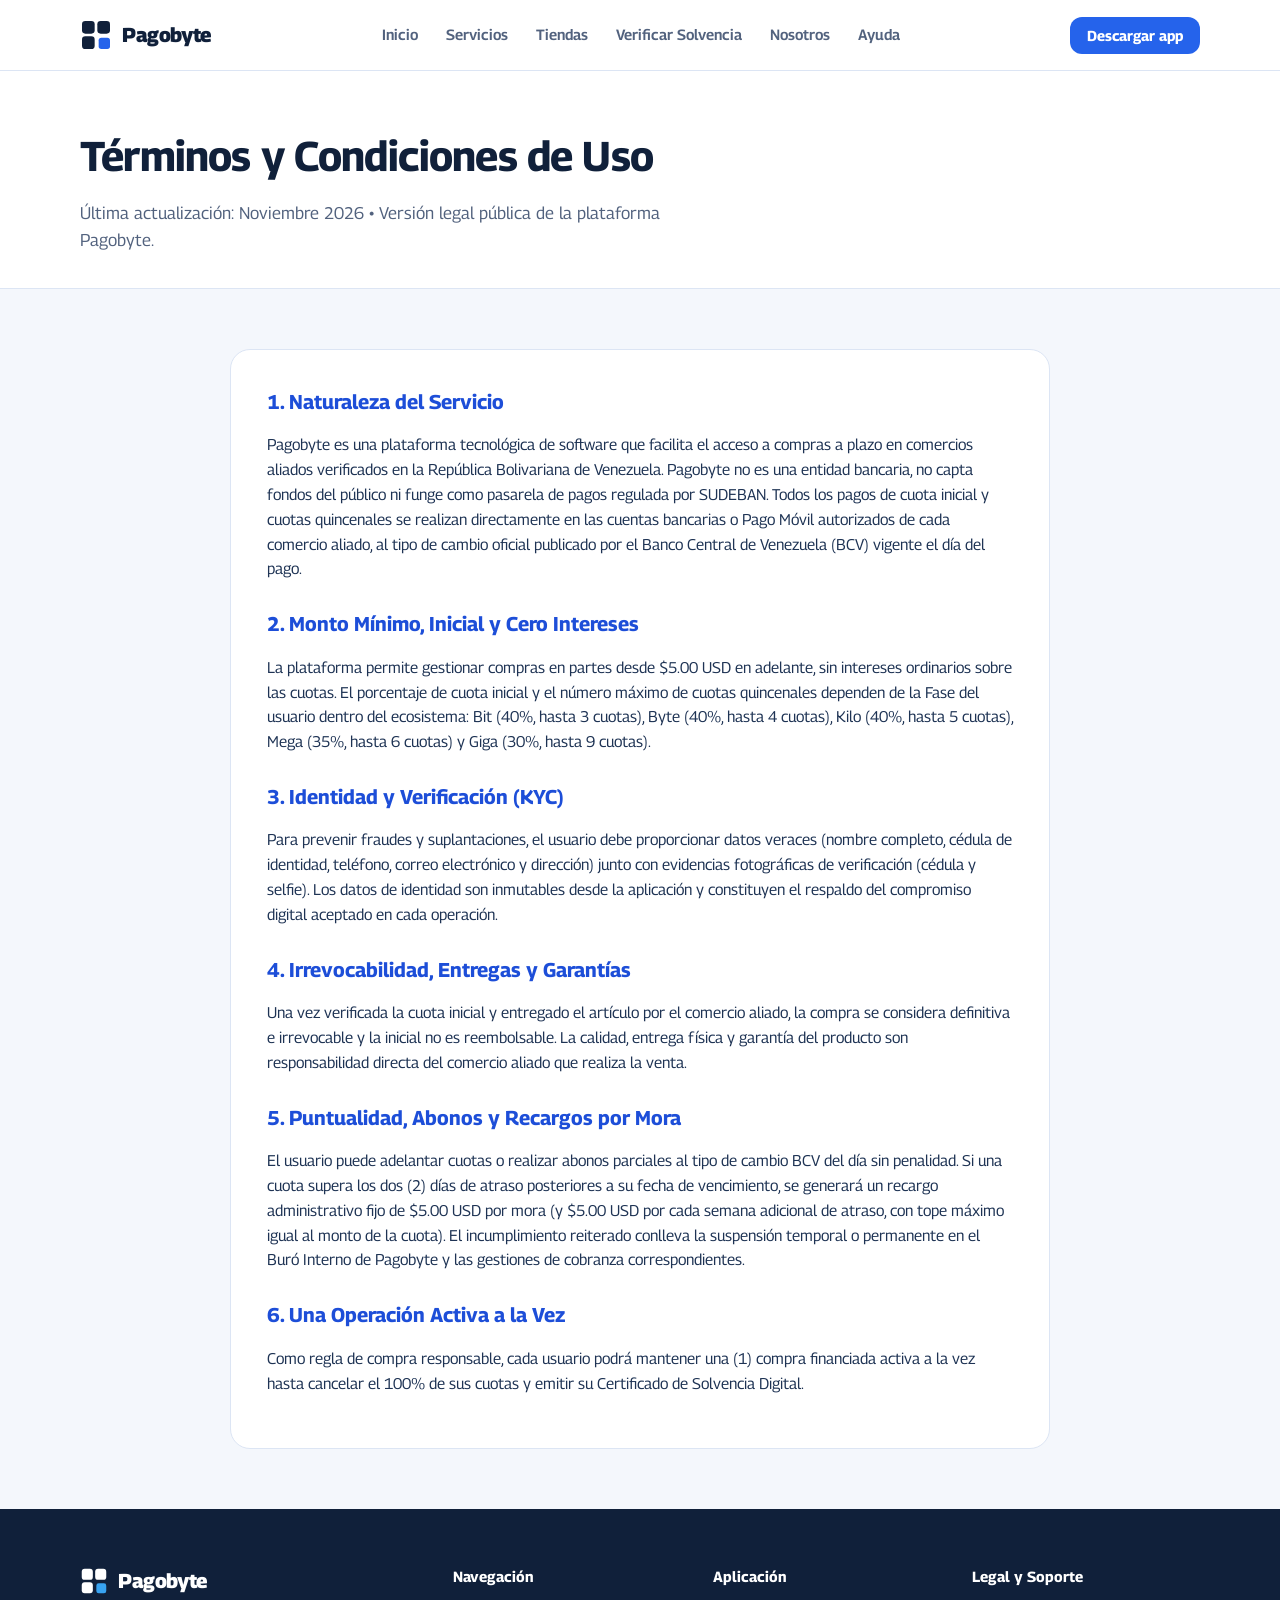
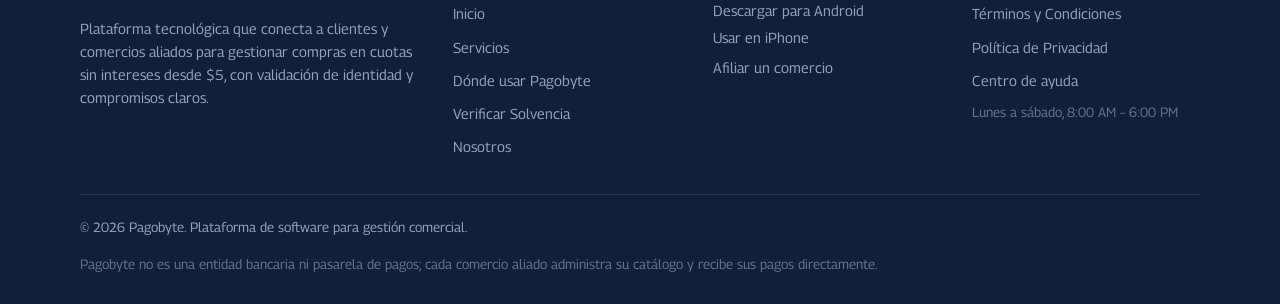
<file: terminos.html>
<!DOCTYPE html>
<html lang="es">
<head>
  <meta charset="utf-8">
  <meta name="viewport" content="width=device-width, initial-scale=1">
  <meta http-equiv="X-Content-Type-Options" content="nosniff">
  <meta name="referrer" content="strict-origin-when-cross-origin">
  <title>Términos y Condiciones — Pagobyte</title>
  <meta name="description" content="Términos y condiciones legales de uso de la plataforma Pagobyte.">
  <link rel="preconnect" href="https://fonts.googleapis.com">
  <link rel="preconnect" href="https://fonts.gstatic.com" crossorigin>
  <link rel="stylesheet" href="https://fonts.googleapis.com/css2?family=Georama:wght@400;500;600;700;800&display=swap">
  <link rel="stylesheet" href="styles.css">
</head>
<body>
  <header class="site-header">
    <div class="container header-inner">
      <a href="index.html" class="brand" aria-label="Pagobyte Inicio">
        <svg class="brand-mark" width="32" height="32" viewBox="0 0 48 48" aria-hidden="true">
          <rect x="3" y="3" width="19" height="19" rx="5" fill="#10203A"/>
          <rect x="26" y="3" width="19" height="19" rx="5" fill="#10203A"/>
          <rect x="3" y="26" width="19" height="19" rx="5" fill="#10203A"/>
          <rect x="28" y="28" width="17" height="17" rx="4" fill="#2563EB"/>
        </svg>
        <span class="brand-name">Pagobyte</span>
      </a>

      <nav class="site-nav" id="siteNav" aria-label="Navegación principal">
          <a href="index.html" class="nav-link">Inicio</a>
          <a href="servicios.html" class="nav-link">Servicios</a>
          <a href="tiendas.html" class="nav-link">Tiendas</a>
          <a href="verificar.html" class="nav-link">Verificar Solvencia</a>
          <a href="nosotros.html" class="nav-link">Nosotros</a>
          <a href="ayuda.html" class="nav-link">Ayuda</a>
      </nav>

      <div class="header-actions">
        <button type="button" class="btn btn-primary btn-sm" data-open-modal="downloadModal">Descargar app</button>
        <button type="button" class="menu-toggle" id="menuToggle" aria-label="Abrir menú" aria-expanded="false" aria-controls="siteNav">
          <svg width="22" height="22" viewBox="0 0 24 24" fill="none" stroke="currentColor" stroke-width="2" stroke-linecap="round">
            <line x1="3" y1="7" x2="21" y2="7"/>
            <line x1="3" y1="12" x2="21" y2="12"/>
            <line x1="3" y1="17" x2="21" y2="17"/>
          </svg>
        </button>
      </div>
    </div>
  </header>

  <main>
    <section class="page-hero">
      <div class="container">
        <h1>Términos y Condiciones de Uso</h1>
        <p class="page-lead">Última actualización: Noviembre 2026 • Versión legal pública de la plataforma Pagobyte.</p>
      </div>
    </section>

    <section class="section">
      <div class="container legal-doc">
        <h2>1. Naturaleza del Servicio</h2>
        <p>Pagobyte es una plataforma tecnológica de software que facilita el acceso a compras a plazo en comercios aliados verificados en la República Bolivariana de Venezuela. Pagobyte no es una entidad bancaria, no capta fondos del público ni funge como pasarela de pagos regulada por SUDEBAN. Todos los pagos de cuota inicial y cuotas quincenales se realizan directamente en las cuentas bancarias o Pago Móvil autorizados de cada comercio aliado, al tipo de cambio oficial publicado por el Banco Central de Venezuela (BCV) vigente el día del pago.</p>

        <h2>2. Monto Mínimo, Inicial y Cero Intereses</h2>
        <p>La plataforma permite gestionar compras en partes desde $5.00 USD en adelante, sin intereses ordinarios sobre las cuotas. El porcentaje de cuota inicial y el número máximo de cuotas quincenales dependen de la Fase del usuario dentro del ecosistema: Bit (40%, hasta 3 cuotas), Byte (40%, hasta 4 cuotas), Kilo (40%, hasta 5 cuotas), Mega (35%, hasta 6 cuotas) y Giga (30%, hasta 9 cuotas).</p>

        <h2>3. Identidad y Verificación (KYC)</h2>
        <p>Para prevenir fraudes y suplantaciones, el usuario debe proporcionar datos veraces (nombre completo, cédula de identidad, teléfono, correo electrónico y dirección) junto con evidencias fotográficas de verificación (cédula y selfie). Los datos de identidad son inmutables desde la aplicación y constituyen el respaldo del compromiso digital aceptado en cada operación.</p>

        <h2>4. Irrevocabilidad, Entregas y Garantías</h2>
        <p>Una vez verificada la cuota inicial y entregado el artículo por el comercio aliado, la compra se considera definitiva e irrevocable y la inicial no es reembolsable. La calidad, entrega física y garantía del producto son responsabilidad directa del comercio aliado que realiza la venta.</p>

        <h2>5. Puntualidad, Abonos y Recargos por Mora</h2>
        <p>El usuario puede adelantar cuotas o realizar abonos parciales al tipo de cambio BCV del día sin penalidad. Si una cuota supera los dos (2) días de atraso posteriores a su fecha de vencimiento, se generará un recargo administrativo fijo de $5.00 USD por mora (y $5.00 USD por cada semana adicional de atraso, con tope máximo igual al monto de la cuota). El incumplimiento reiterado conlleva la suspensión temporal o permanente en el Buró Interno de Pagobyte y las gestiones de cobranza correspondientes.</p>

        <h2>6. Una Operación Activa a la Vez</h2>
        <p>Como regla de compra responsable, cada usuario podrá mantener una (1) compra financiada activa a la vez hasta cancelar el 100% de sus cuotas y emitir su Certificado de Solvencia Digital.</p>
      </div>
    </section>
  </main>

  <footer class="site-footer">
    <div class="container footer-grid">
      <div class="footer-brand">
        <a href="index.html" class="brand">
          <svg class="brand-mark" width="28" height="28" viewBox="0 0 48 48" aria-hidden="true">
            <rect x="3" y="3" width="19" height="19" rx="5" fill="#FFFFFF"/>
            <rect x="26" y="3" width="19" height="19" rx="5" fill="#FFFFFF"/>
            <rect x="3" y="26" width="19" height="19" rx="5" fill="#FFFFFF"/>
            <rect x="28" y="28" width="17" height="17" rx="4" fill="#38A3F1"/>
          </svg>
          <span class="brand-name light">Pagobyte</span>
        </a>
        <p class="footer-desc">
          Plataforma tecnológica que conecta a clientes y comercios aliados para gestionar compras en cuotas sin intereses desde $5, con validación de identidad y compromisos claros.
        </p>
      </div>

      <div class="footer-col">
        <h4>Navegación</h4>
        <a href="index.html">Inicio</a>
        <a href="servicios.html">Servicios</a>
        <a href="tiendas.html">Dónde usar Pagobyte</a>
        <a href="verificar.html">Verificar Solvencia</a>
        <a href="nosotros.html">Nosotros</a>
      </div>

      <div class="footer-col">
        <h4>Aplicación</h4>
        <button type="button" class="footer-link-btn" data-open-modal="downloadModal">Descargar para Android</button>
        <button type="button" class="footer-link-btn" data-open-modal="iphoneModal">Usar en iPhone</button>
        <a href="ayuda.html#afiliar-comercio">Afiliar un comercio</a>
      </div>

      <div class="footer-col">
        <h4>Legal y Soporte</h4>
        <a href="terminos.html">Términos y Condiciones</a>
        <a href="privacidad.html">Política de Privacidad</a>
        <a href="ayuda.html#contacto">Centro de ayuda</a>
        <span class="footer-note">Lunes a sábado, 8:00 AM – 6:00 PM</span>
      </div>
    </div>

    <div class="container footer-bottom">
      <p>&copy; <span id="currentYear">2026</span> Pagobyte. Plataforma de software para gestión comercial.</p>
      <p class="footer-legal-note">Pagobyte no es una entidad bancaria ni pasarela de pagos; cada comercio aliado administra su catálogo y recibe sus pagos directamente.</p>
    </div>
  </footer>

  <!-- Modal Descarga Android / iPhone -->
  <div class="modal-backdrop" id="downloadModal" hidden role="dialog" aria-modal="true" aria-labelledby="downloadModalTitle">
    <div class="modal-card">
      <div class="modal-head">
        <h3 id="downloadModalTitle">Obtén la app de Pagobyte</h3>
        <button type="button" class="modal-close" data-close-modal aria-label="Cerrar ventana">
          <svg width="20" height="20" viewBox="0 0 24 24" fill="none" stroke="currentColor" stroke-width="2"><line x1="18" y1="6" x2="6" y2="18"/><line x1="6" y1="6" x2="18" y2="18"/></svg>
        </button>
      </div>
      <p class="modal-lead">Elige tu dispositivo para instalar la aplicación oficial y gestionar tus compras en cuotas desde $5.</p>

      <div class="store-options">
        <a href="./pagobyte.apk" class="store-option" id="apkDownloadBtn">
          <div class="store-icon">
            <svg width="24" height="24" viewBox="0 0 24 24" fill="none" stroke="currentColor" stroke-width="2"><path d="M5 16V9a7 7 0 0 1 14 0v7"/><path d="M3 16h18"/><path d="M8 3l1.5 2.5"/><path d="M16 3l-1.5 2.5"/><circle cx="9.5" cy="10.5" r="0.8" fill="currentColor"/><circle cx="14.5" cy="10.5" r="0.8" fill="currentColor"/></svg>
          </div>
          <div class="store-copy">
            <strong>Android (APK oficial)</strong>
            <span>Instalación directa, liviana y lista para usar.</span>
          </div>
          <svg class="store-arrow" width="18" height="18" viewBox="0 0 24 24" fill="none" stroke="currentColor" stroke-width="2"><path d="M5 12h14"/><path d="m12 5 7 7-7 7"/></svg>
        </a>

        <button type="button" class="store-option" data-switch-modal="iphoneModal">
          <div class="store-icon">
            <svg width="24" height="24" viewBox="0 0 24 24" fill="none" stroke="currentColor" stroke-width="2"><rect x="6" y="2" width="12" height="20" rx="3"/><line x1="12" y1="18" x2="12.01" y2="18"/></svg>
          </div>
          <div class="store-copy">
            <strong>iPhone / iOS (Web App)</strong>
            <span>Agrégala desde Safari a tu pantalla de inicio sin ocupar espacio.</span>
          </div>
          <svg class="store-arrow" width="18" height="18" viewBox="0 0 24 24" fill="none" stroke="currentColor" stroke-width="2"><path d="M5 12h14"/><path d="m12 5 7 7-7 7"/></svg>
        </button>
      </div>
    </div>
  </div>

  <!-- Modal Instrucciones iPhone -->
  <div class="modal-backdrop" id="iphoneModal" hidden role="dialog" aria-modal="true" aria-labelledby="iphoneModalTitle">
    <div class="modal-card">
      <div class="modal-head">
        <h3 id="iphoneModalTitle">Instalar Pagobyte en iPhone</h3>
        <button type="button" class="modal-close" data-close-modal aria-label="Cerrar ventana">
          <svg width="20" height="20" viewBox="0 0 24 24" fill="none" stroke="currentColor" stroke-width="2"><line x1="18" y1="6" x2="6" y2="18"/><line x1="6" y1="6" x2="18" y2="18"/></svg>
        </button>
      </div>
      <p class="modal-lead">Puedes usar la aplicación completa en tu iPhone en menos de 30 segundos:</p>
      <ol class="step-list">
        <li>Abre el enlace de la app web de Pagobyte desde <strong>Safari</strong>.</li>
        <li>Toca el botón <strong>Compartir</strong> en la barra inferior de Safari.</li>
        <li>Selecciona <strong>"Agregar a pantalla de inicio"</strong> y pulsa <strong>Agregar</strong>.</li>
      </ol>
      <div class="modal-actions">
        <a href="./app/" class="btn btn-primary" id="iphoneWebBtn" style="width:100%; justify-content:center;">Abrir versión web para iPhone</a>
      </div>
    </div>
  </div>

  <div class="toast" id="toast" role="status" aria-live="polite" hidden></div>

  <script src="app.js"></script>
</body>
</html>
</file>
<file: styles.css>
/* Pagobyte Sitio Institucional v2 - Paleta Azul Claro Tecnológica + Georama */
:root {
  --ink: #10203A;
  --ink-soft: #1E3354;
  --muted: #52627E;
  --blue: #2563EB;
  --blue-dark: #1D4ED8;
  --sky: #38A3F1;
  --soft-bg: #EAF2FF;
  --bg: #F4F7FC;
  --surface: #FFFFFF;
  --line: #DCE5F4;
  --ok: #0B7A5A;
  --ok-bg: #DDF3EA;
  --err: #B3261E;
  --err-bg: #FDE3E1;
  --radius: 16px;
  --shadow-sm: 0 2px 10px rgba(16, 32, 58, 0.05);
  --shadow-md: 0 12px 32px rgba(29, 78, 216, 0.12);
}

*, *::before, *::after { box-sizing: border-box; }
html { scroll-behavior: smooth; }

body {
  margin: 0;
  font-family: 'Georama', Arial, sans-serif;
  font-size: 16px;
  line-height: 1.6;
  color: var(--ink);
  background: var(--bg);
  -webkit-font-smoothing: antialiased;
}

a { color: inherit; text-decoration: none; }
button, input { font-family: inherit; }

.container { width: min(1120px, calc(100% - 32px)); margin-inline: auto; }

.site-header {
  position: sticky;
  top: 0;
  z-index: 100;
  background: rgba(255, 255, 255, 0.94);
  backdrop-filter: blur(10px);
  border-bottom: 1px solid var(--line);
}

.header-inner { display: flex; align-items: center; justify-content: space-between; gap: 16px; min-height: 70px; }
.brand { display: inline-flex; align-items: center; gap: 10px; font-weight: 800; font-size: 1.25rem; letter-spacing: -0.02em; }
.brand-name.light { color: #FFFFFF; }

.site-nav { display: flex; align-items: center; gap: 4px; }
.nav-link { padding: 8px 12px; border-radius: 10px; font-weight: 600; font-size: 0.93rem; color: var(--muted); transition: color 0.18s, background 0.18s; }
.nav-link:hover, .nav-link.active { color: var(--blue-dark); background: var(--soft-bg); }

.header-actions { display: flex; align-items: center; gap: 10px; }
.menu-toggle { display: none; align-items: center; justify-content: center; width: 42px; height: 42px; border: 1px solid var(--line); border-radius: 10px; background: var(--surface); color: var(--ink); cursor: pointer; }

.btn { display: inline-flex; align-items: center; gap: 8px; padding: 12px 20px; border-radius: 12px; border: 1px solid transparent; font-weight: 700; font-size: 0.95rem; cursor: pointer; transition: background 0.18s, transform 0.12s; }
.btn:active { transform: translateY(1px); }
.btn-sm { padding: 9px 16px; font-size: 0.9rem; }
.btn-lg { padding: 14px 24px; font-size: 1rem; }
.btn-primary { background: var(--blue); color: #FFFFFF; }
.btn-primary:hover { background: var(--blue-dark); }
.btn-secondary { background: var(--surface); color: var(--ink); border-color: var(--line); }
.btn-secondary:hover { background: var(--soft-bg); border-color: var(--sky); }

.hero { padding: 64px 0 72px; }
.hero-grid { display: grid; grid-template-columns: 1.15fr 0.85fr; gap: 48px; align-items: center; }
.hero-pill { display: inline-block; padding: 6px 14px; border-radius: 999px; background: var(--soft-bg); color: var(--blue-dark); font-weight: 800; font-size: 0.85rem; margin-bottom: 14px; }
.hero-copy h1 { margin: 0 0 18px; font-size: clamp(2.1rem, 4.2vw, 3.2rem); line-height: 1.12; letter-spacing: -0.025em; }
.hero-lead { margin: 0 0 28px; font-size: 1.08rem; color: var(--muted); max-width: 56ch; }
.hero-cta-group { display: flex; flex-wrap: wrap; gap: 12px; margin-bottom: 34px; }

.hero-metrics { display: grid; grid-template-columns: repeat(3, minmax(0, 1fr)); gap: 18px; padding-top: 22px; border-top: 1px solid var(--line); }
.metric strong { display: block; font-size: 1.45rem; font-weight: 800; color: var(--blue-dark); font-variant-numeric: tabular-nums; }
.metric span { font-size: 0.86rem; color: var(--muted); line-height: 1.35; }

.phone-frame { background: var(--surface); border: 1px solid var(--line); border-radius: 26px; padding: 22px; box-shadow: var(--shadow-md); max-width: 380px; margin-inline: auto; }
.phone-topbar { display: flex; justify-content: space-between; align-items: center; margin-bottom: 18px; }
.phone-brand { font-weight: 800; font-size: 1rem; }
.phone-phase { font-size: 0.8rem; font-weight: 700; color: var(--blue-dark); background: var(--soft-bg); padding: 4px 10px; border-radius: 999px; }

.phone-card { background: linear-gradient(135deg, #1D4ED8 0%, #38A3F1 100%); color: #FFFFFF; border-radius: 18px; padding: 20px; text-align: center; margin-bottom: 16px; }
.phone-label { display: block; font-size: 0.82rem; color: #E0F2FE; margin-bottom: 6px; }
.bytecode-display { font-size: 2.1rem; font-weight: 800; letter-spacing: 0.12em; color: #FFFFFF; margin-bottom: 8px; font-variant-numeric: tabular-nums; }
.phone-hint { display: block; font-size: 0.8rem; color: #E0F2FE; line-height: 1.4; }
.phone-summary { display: grid; gap: 10px; padding: 14px 4px 18px; }
.phone-row { display: flex; justify-content: space-between; gap: 12px; font-size: 0.9rem; }
.phone-row span { color: var(--muted); }
.text-ok { color: var(--ok); font-weight: 700; }
.num { font-weight: 800; font-variant-numeric: tabular-nums; }

.phone-cta { width: 100%; padding: 12px 16px; border-radius: 12px; border: 1px solid var(--line); background: var(--soft-bg); color: var(--blue-dark); font-weight: 800; font-size: 0.92rem; cursor: pointer; }
.phone-cta:hover { background: #DCEAFE; }

.page-hero { padding: 52px 0 34px; border-bottom: 1px solid var(--line); background: var(--surface); }
.page-hero h1 { margin: 0 0 10px; font-size: clamp(1.9rem, 3.6vw, 2.6rem); letter-spacing: -0.02em; }
.page-lead { margin: 0; font-size: 1.06rem; color: var(--muted); max-width: 64ch; }

.section { padding: 60px 0; }
.section-alt { background: var(--surface); border-top: 1px solid var(--line); border-bottom: 1px solid var(--line); }
.section-head { max-width: 62ch; margin-bottom: 34px; }
.section-head h2 { margin: 0 0 10px; font-size: clamp(1.5rem, 2.6vw, 2rem); }
.section-head p { margin: 0; color: var(--muted); }

.cards-3 { display: grid; grid-template-columns: repeat(3, minmax(0, 1fr)); gap: 20px; }
.feature-card { background: var(--bg); border: 1px solid var(--line); border-radius: var(--radius); padding: 24px; }
.section:not(.section-alt) .feature-card { background: var(--surface); }
.icon-box { width: 44px; height: 44px; border-radius: 12px; background: var(--soft-bg); color: var(--blue); display: inline-flex; align-items: center; justify-content: center; margin-bottom: 16px; flex-shrink: 0; }
.feature-card h3 { margin: 0 0 8px; font-size: 1.1rem; }
.feature-card p { margin: 0; color: var(--muted); font-size: 0.95rem; }

.split-banner { display: grid; grid-template-columns: 0.9fr 1.1fr; gap: 36px; align-items: center; }
.split-banner h2 { margin: 0 0 10px; font-size: 1.8rem; }
.split-banner p { margin: 0; color: var(--muted); }
.split-links { display: grid; gap: 12px; }
.quick-link { display: flex; align-items: center; justify-content: space-between; gap: 16px; padding: 18px 20px; background: var(--surface); border: 1px solid var(--line); border-radius: 14px; transition: border-color 0.18s, transform 0.15s; }
.quick-link:hover { border-color: var(--blue); transform: translateX(3px); }
.quick-link strong { display: block; font-size: 1rem; margin-bottom: 2px; }
.quick-link span { font-size: 0.88rem; color: var(--muted); }

.steps-grid { display: grid; grid-template-columns: repeat(4, minmax(0, 1fr)); gap: 18px; }
.step-card { background: var(--surface); border: 1px solid var(--line); border-radius: var(--radius); padding: 22px; }
.step-num { display: inline-block; font-size: 0.85rem; font-weight: 800; color: var(--blue-dark); background: var(--soft-bg); padding: 4px 10px; border-radius: 8px; margin-bottom: 14px; }
.step-card h3 { margin: 0 0 8px; font-size: 1.05rem; }
.step-card p { margin: 0; font-size: 0.92rem; color: var(--muted); }

.table-wrap { overflow-x: auto; background: var(--bg); border: 1px solid var(--line); border-radius: var(--radius); }
.phases-table { width: 100%; border-collapse: collapse; min-width: 540px; }
.phases-table th, .phases-table td { padding: 16px 20px; text-align: left; border-bottom: 1px solid var(--line); }
.phases-table th { font-size: 0.84rem; text-transform: uppercase; letter-spacing: 0.04em; color: var(--muted); background: var(--soft-bg); }
.phases-table tr:last-child td { border-bottom: none; }
.table-note { margin: 14px 0 0; font-size: 0.88rem; color: var(--muted); }

/* Directorio de Tiendas */
.search-bar-wrap { margin-bottom: 24px; }
.search-bar-wrap input { width: 100%; padding: 14px 18px; border-radius: 14px; border: 1px solid var(--line); background: var(--surface); font-size: 1rem; color: var(--ink); }
.search-bar-wrap input:focus { outline: 2px solid rgba(37, 99, 235, 0.25); border-color: var(--blue); }
.stores-grid { display: grid; grid-template-columns: repeat(3, minmax(0, 1fr)); gap: 18px; }
.store-dir-card { background: var(--surface); border: 1px solid var(--line); border-radius: 16px; padding: 20px; display: flex; flex-direction: column; gap: 8px; }
.store-dir-card h3 { margin: 0; font-size: 1.12rem; }
.store-tag { display: inline-block; width: fit-content; padding: 4px 10px; border-radius: 999px; background: var(--soft-bg); color: var(--blue-dark); font-size: 0.78rem; font-weight: 700; }
.store-loc { font-size: 0.9rem; color: var(--muted); margin: 0; }
.loading-box { grid-column: 1 / -1; text-align: center; padding: 36px; background: var(--surface); border: 1px solid var(--line); border-radius: 16px; color: var(--muted); }

/* Verificador de Solvencia */
.verify-wrap { display: grid; grid-template-columns: 1.15fr 0.85fr; gap: 28px; align-items: start; }
.verify-card { background: var(--surface); border: 1px solid var(--line); border-radius: 20px; padding: 28px; }
.verify-card h2 { margin: 0 0 8px; font-size: 1.45rem; }
.verify-form { display: flex; gap: 10px; margin-top: 16px; }
.verify-form input { flex: 1; padding: 13px 15px; border: 1px solid #CBD5E1; border-radius: 12px; font-size: 1rem; font-weight: 700; text-transform: uppercase; letter-spacing: 0.04em; }
.verify-form input:focus { outline: 2px solid rgba(37, 99, 235, 0.25); border-color: var(--blue); }
.verify-result { margin-top: 20px; padding: 20px; border-radius: 16px; border: 1.5px solid var(--line); }
.verify-result.ok { background: var(--ok-bg); border-color: var(--ok); }
.verify-result.err { background: var(--err-bg); border-color: var(--err); color: var(--err); font-weight: 700; }
.verify-rows { display: grid; gap: 8px; margin-top: 12px; }
.verify-row { display: flex; justify-content: space-between; gap: 12px; font-size: 0.94rem; border-bottom: 1px solid rgba(11, 122, 90, 0.16); padding-bottom: 6px; }
.verify-row:last-child { border-bottom: none; padding-bottom: 0; }
.verify-info-box { background: var(--surface); border: 1px solid var(--line); border-radius: 20px; padding: 24px; }
.verify-info-box h3 { margin: 0 0 12px; font-size: 1.15rem; }
.verify-info-box ul { margin: 0; padding-left: 20px; color: var(--muted); display: grid; gap: 10px; font-size: 0.93rem; }

/* Documentos legales */
.legal-doc { max-width: 820px; background: var(--surface); border: 1px solid var(--line); border-radius: 20px; padding: 36px; }
.legal-doc h2 { margin: 26px 0 8px; font-size: 1.25rem; color: var(--blue-dark); }
.legal-doc h2:first-child { margin-top: 0; }
.legal-doc p, .legal-doc li { color: var(--ink-soft); font-size: 0.97rem; }

.story-grid { display: grid; grid-template-columns: 1.2fr 0.8fr; gap: 40px; align-items: start; }
.story-content h2 { margin: 0 0 16px; font-size: 1.75rem; }
.story-content p { margin: 0 0 16px; color: var(--ink-soft); }
.story-panel { background: var(--surface); border: 1px solid var(--line); border-radius: var(--radius); padding: 24px; }
.story-panel h3 { margin: 0 0 16px; font-size: 1.15rem; }
.principles-list { list-style: none; margin: 0; padding: 0; display: grid; gap: 16px; }
.principles-list strong { display: block; margin-bottom: 2px; font-size: 0.96rem; }
.principles-list span { font-size: 0.9rem; color: var(--muted); }
.mv-grid { display: grid; grid-template-columns: repeat(2, minmax(0, 1fr)); gap: 24px; }
.mv-card { background: var(--bg); border: 1px solid var(--line); border-radius: var(--radius); padding: 28px; }
.mv-card h2 { margin: 0 0 10px; font-size: 1.45rem; }
.mv-card p { margin: 0; color: var(--muted); }

.cta-box { margin-top: 36px; background: linear-gradient(135deg, #1D4ED8 0%, #38A3F1 100%); color: #FFFFFF; border-radius: 20px; padding: 32px; display: flex; align-items: center; justify-content: space-between; gap: 24px; flex-wrap: wrap; }
.cta-box h3 { margin: 0 0 6px; font-size: 1.35rem; }
.cta-box p { margin: 0; color: #E0F2FE; }
.cta-box .btn-primary { background: #FFFFFF; color: var(--blue-dark); }
.cta-box .btn-primary:hover { background: var(--soft-bg); }

.faq-list { display: grid; gap: 12px; max-width: 820px; }
.faq-item { background: var(--surface); border: 1px solid var(--line); border-radius: 14px; padding: 18px 20px; }
.faq-item summary { font-weight: 700; cursor: pointer; list-style: none; display: flex; justify-content: space-between; align-items: center; gap: 12px; }
.faq-item summary::after { content: "+"; font-size: 1.2rem; color: var(--blue); font-weight: 800; }
.faq-item[open] summary::after { content: "−"; }
.faq-item p { margin: 12px 0 0; color: var(--muted); font-size: 0.95rem; }

.contact-grid { display: grid; grid-template-columns: 0.85fr 1.15fr; gap: 36px; align-items: start; }
.contact-info h2 { margin: 0 0 10px; font-size: 1.7rem; }
.contact-info > p { margin: 0 0 24px; color: var(--muted); }
.contact-cards { display: grid; gap: 12px; }
.contact-card { display: flex; align-items: center; gap: 14px; padding: 16px; background: var(--bg); border: 1px solid var(--line); border-radius: 14px; transition: border-color 0.18s; }
.contact-card:not(.static):hover { border-color: var(--blue); }
.contact-card .icon-box { margin-bottom: 0; }
.contact-card strong { display: block; font-size: 0.96rem; }
.contact-card span { font-size: 0.88rem; color: var(--muted); }

.form-panel { background: var(--bg); border: 1px solid var(--line); border-radius: 18px; padding: 28px; }
.form-panel h3 { margin: 0 0 6px; font-size: 1.3rem; }
.form-lead { margin: 0 0 20px; font-size: 0.92rem; color: var(--muted); }
.form-row { display: grid; grid-template-columns: repeat(2, minmax(0, 1fr)); gap: 14px; }
.field { margin-bottom: 14px; }
.field label { display: block; font-size: 0.86rem; font-weight: 700; margin-bottom: 6px; color: var(--ink-soft); }
.field input { width: 100%; padding: 11px 13px; border: 1px solid #CBD5E1; border-radius: 10px; background: var(--surface); font-size: 0.95rem; color: var(--ink); }
.field input:focus { outline: 2px solid rgba(37, 99, 235, 0.25); border-color: var(--blue); }
.hp-field { position: absolute; left: -9999px; opacity: 0; pointer-events: none; }
.form-feedback { min-height: 20px; margin: 4px 0 12px; font-size: 0.9rem; font-weight: 700; }
.form-feedback.ok { color: var(--ok); }
.form-feedback.err { color: var(--err); }

.site-footer { background: var(--ink); color: #E2E8F0; padding: 56px 0 28px; }
.footer-grid { display: grid; grid-template-columns: 1.5fr 1fr 1fr 1fr; gap: 32px; padding-bottom: 36px; border-bottom: 1px solid rgba(255, 255, 255, 0.1); }
.footer-desc { margin: 14px 0 0; font-size: 0.9rem; color: #94A3B8; max-width: 38ch; }
.footer-col { display: flex; flex-direction: column; gap: 10px; }
.footer-col h4 { margin: 0 0 4px; font-size: 0.92rem; color: #FFFFFF; }
.footer-col a, .footer-link-btn { color: #94A3B8; font-size: 0.9rem; text-align: left; background: none; border: none; padding: 0; cursor: pointer; }
.footer-col a:hover, .footer-link-btn:hover { color: #FFFFFF; }
.footer-note { font-size: 0.84rem; color: #64748B; }
.footer-bottom { padding-top: 22px; display: flex; justify-content: space-between; gap: 16px; flex-wrap: wrap; font-size: 0.84rem; color: #94A3B8; }
.footer-bottom p { margin: 0; }
.footer-legal-note { color: #64748B; }

.modal-backdrop { position: fixed; inset: 0; z-index: 500; background: rgba(16, 32, 58, 0.56); backdrop-filter: blur(4px); display: grid; place-items: center; padding: 16px; }
.modal-backdrop[hidden] { display: none; }
.modal-card { width: min(480px, 100%); background: var(--surface); border-radius: 20px; padding: 24px; box-shadow: var(--shadow-md); }
.modal-head { display: flex; justify-content: space-between; align-items: center; gap: 12px; margin-bottom: 10px; }
.modal-head h3 { margin: 0; font-size: 1.25rem; }
.modal-close { width: 36px; height: 36px; border-radius: 10px; border: 1px solid var(--line); background: var(--bg); color: var(--ink); display: inline-flex; align-items: center; justify-content: center; cursor: pointer; }
.modal-lead { margin: 0 0 18px; color: var(--muted); font-size: 0.95rem; }
.store-options { display: grid; gap: 12px; }
.store-option { display: flex; align-items: center; gap: 14px; width: 100%; padding: 14px 16px; border: 1px solid var(--line); border-radius: 14px; background: var(--bg); text-align: left; cursor: pointer; }
.store-option:hover { border-color: var(--blue); background: var(--soft-bg); }
.store-icon { width: 44px; height: 44px; border-radius: 12px; background: var(--surface); color: var(--blue); display: inline-flex; align-items: center; justify-content: center; flex-shrink: 0; border: 1px solid var(--line); }
.store-copy { flex: 1; }
.store-copy strong { display: block; font-size: 0.96rem; color: var(--ink); }
.store-copy span { font-size: 0.85rem; color: var(--muted); }
.store-arrow { color: var(--muted); flex-shrink: 0; }
.step-list { margin: 0 0 20px; padding-left: 20px; display: grid; gap: 10px; color: var(--ink-soft); font-size: 0.95rem; }

.toast { position: fixed; left: 50%; bottom: 24px; transform: translateX(-50%); z-index: 600; background: var(--ink); color: #FFFFFF; padding: 12px 18px; border-radius: 12px; font-weight: 700; font-size: 0.92rem; box-shadow: var(--shadow-md); }

@media (max-width: 900px) {
  .hero-grid, .split-banner, .story-grid, .contact-grid, .footer-grid, .verify-wrap { grid-template-columns: 1fr; }
  .cards-3, .steps-grid, .mv-grid, .stores-grid { grid-template-columns: 1fr; }
  .hero { padding: 44px 0 54px; }
}

@media (max-width: 780px) {
  .menu-toggle { display: inline-flex; }
  .site-nav { position: absolute; top: 70px; left: 0; right: 0; background: var(--surface); border-bottom: 1px solid var(--line); padding: 12px 16px; flex-direction: column; align-items: stretch; display: none; }
  .site-nav.open { display: flex; }
  .hero-metrics { grid-template-columns: 1fr; gap: 12px; }
  .form-row { grid-template-columns: 1fr; }
  .verify-form { flex-direction: column; }
  .legal-doc { padding: 24px 18px; }
}
</file>
